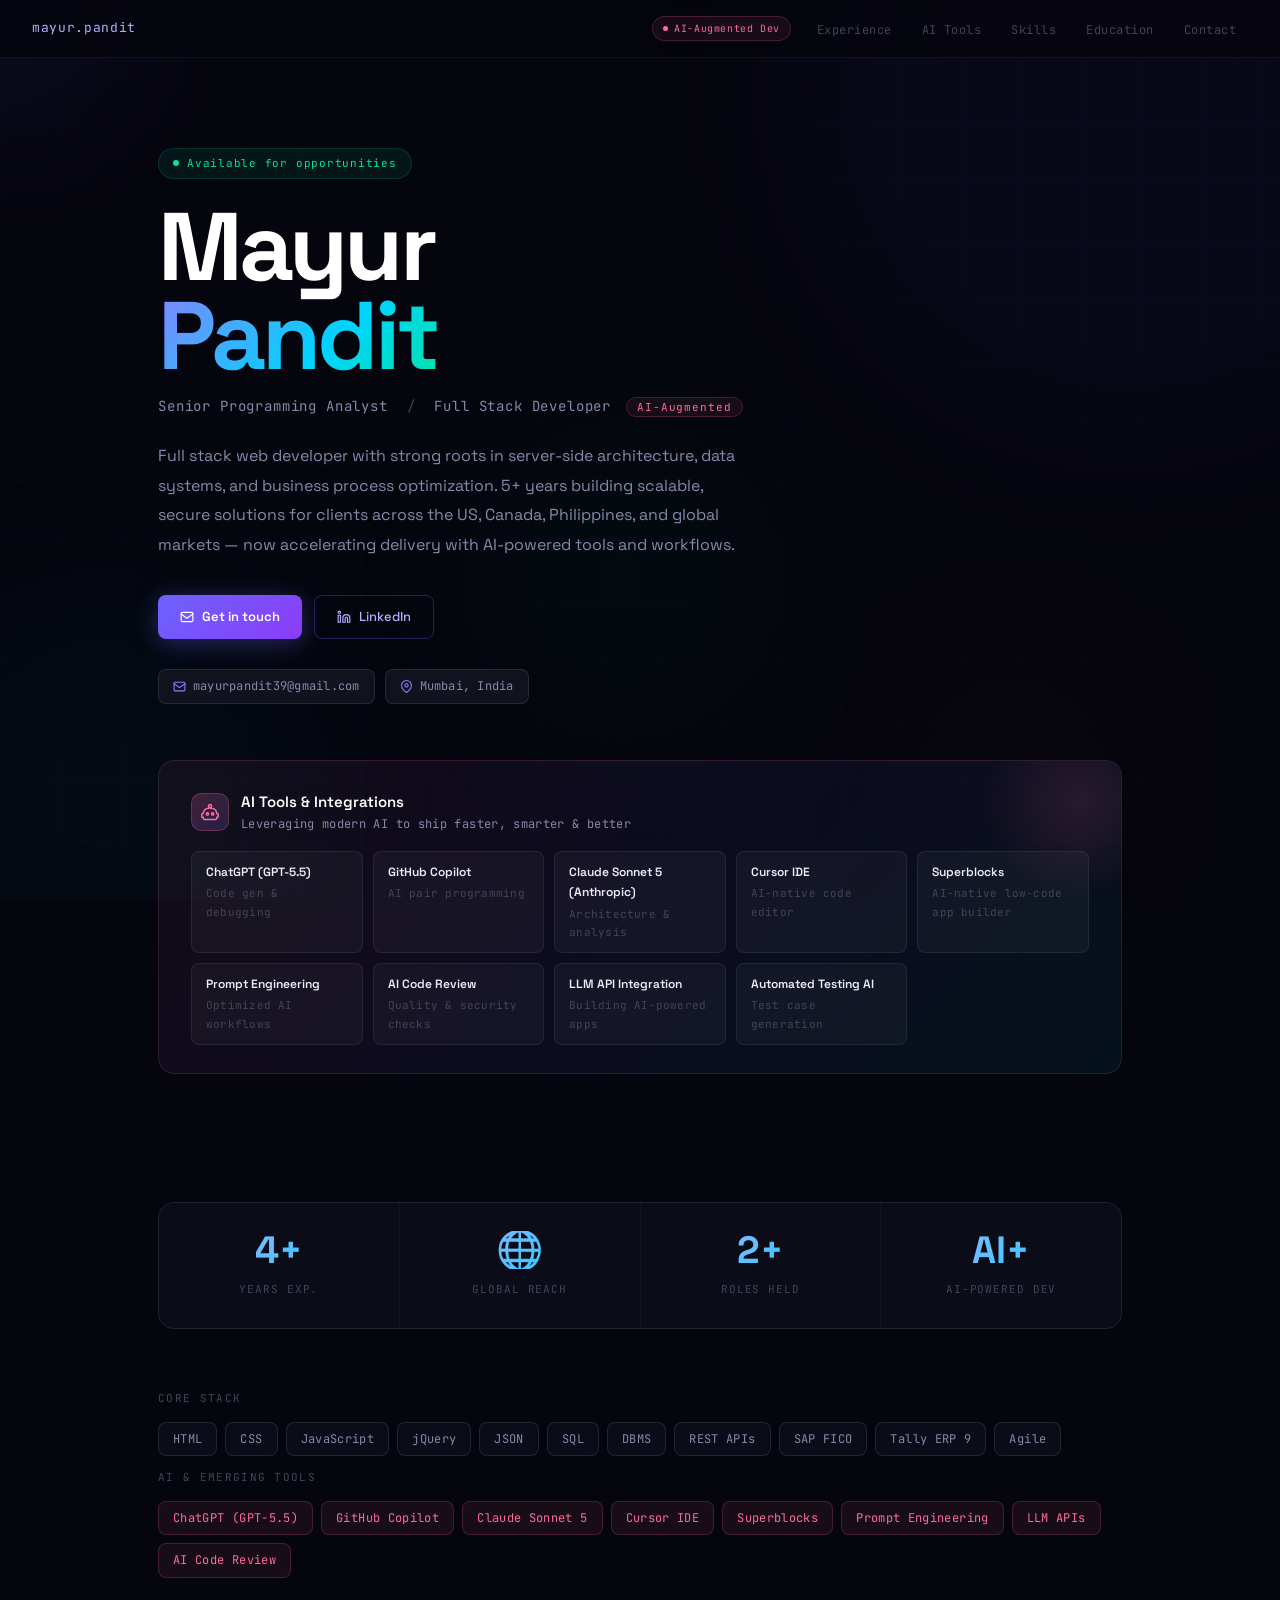
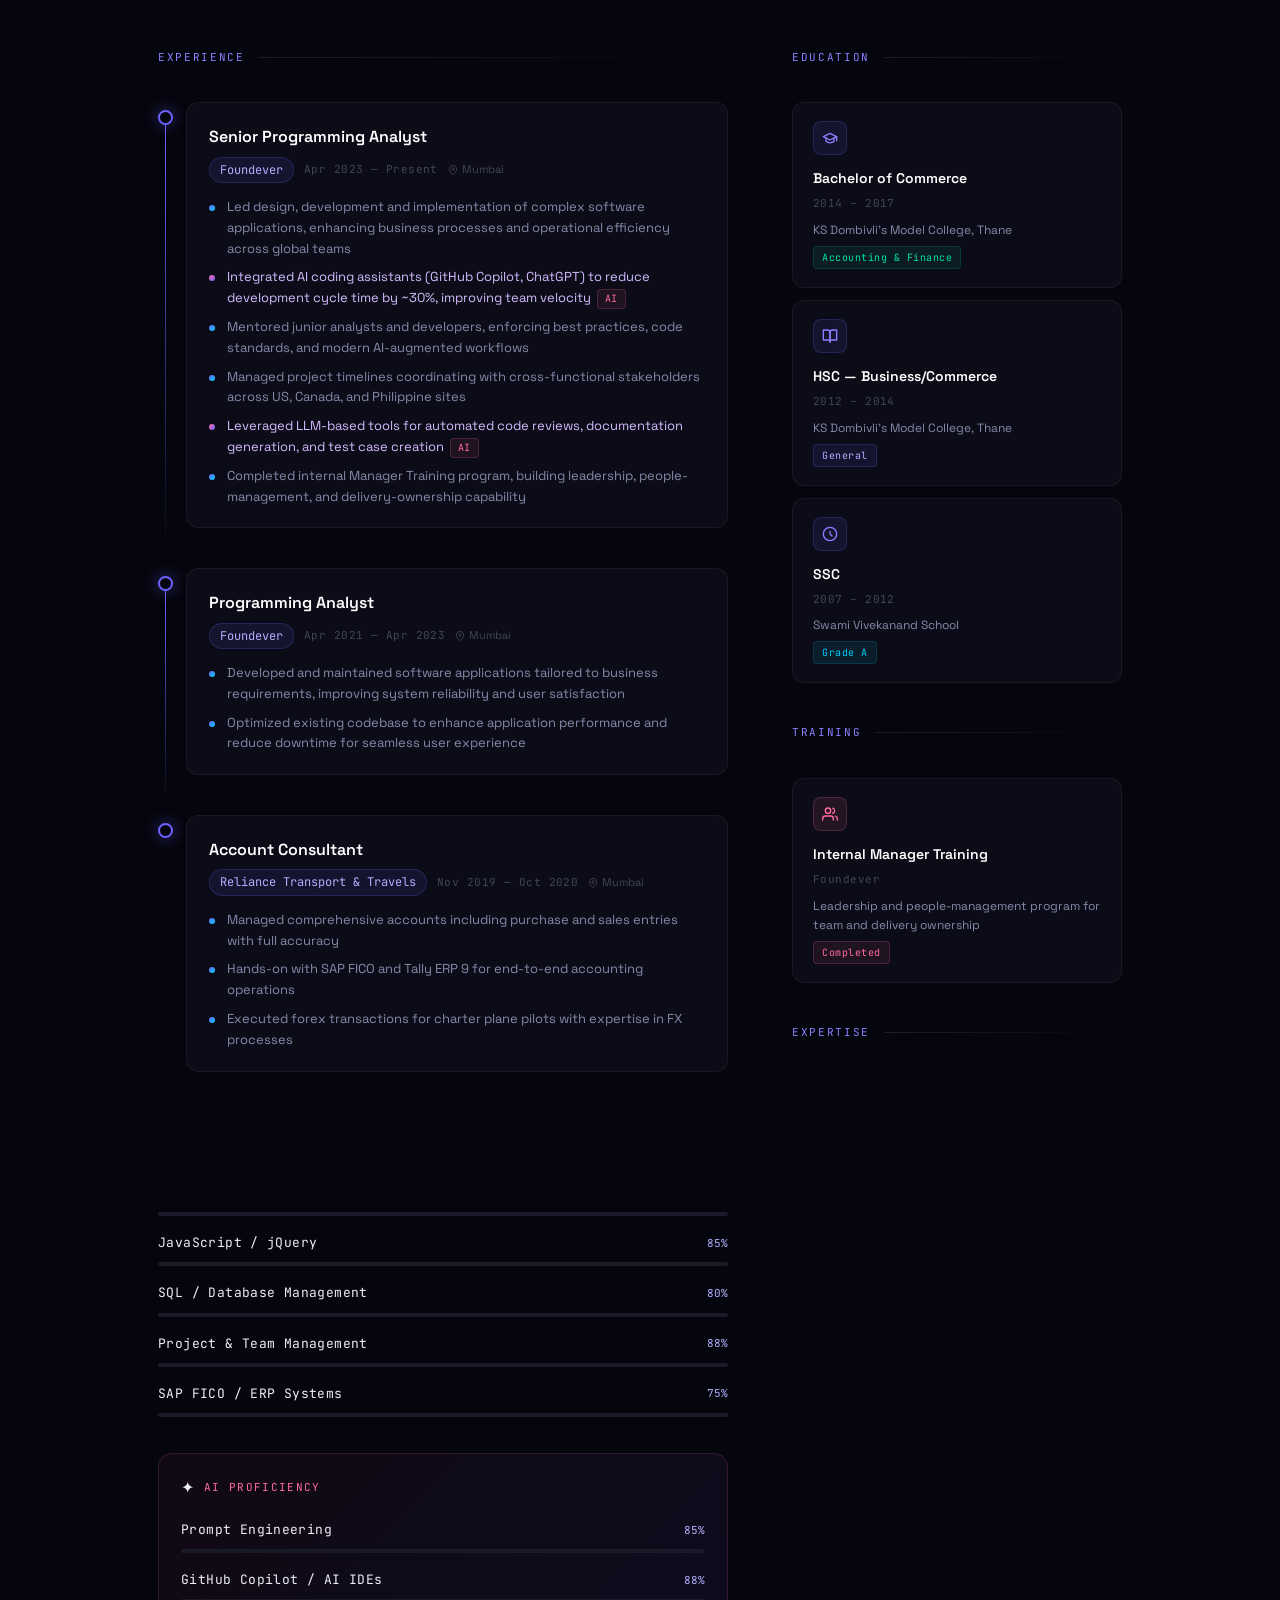
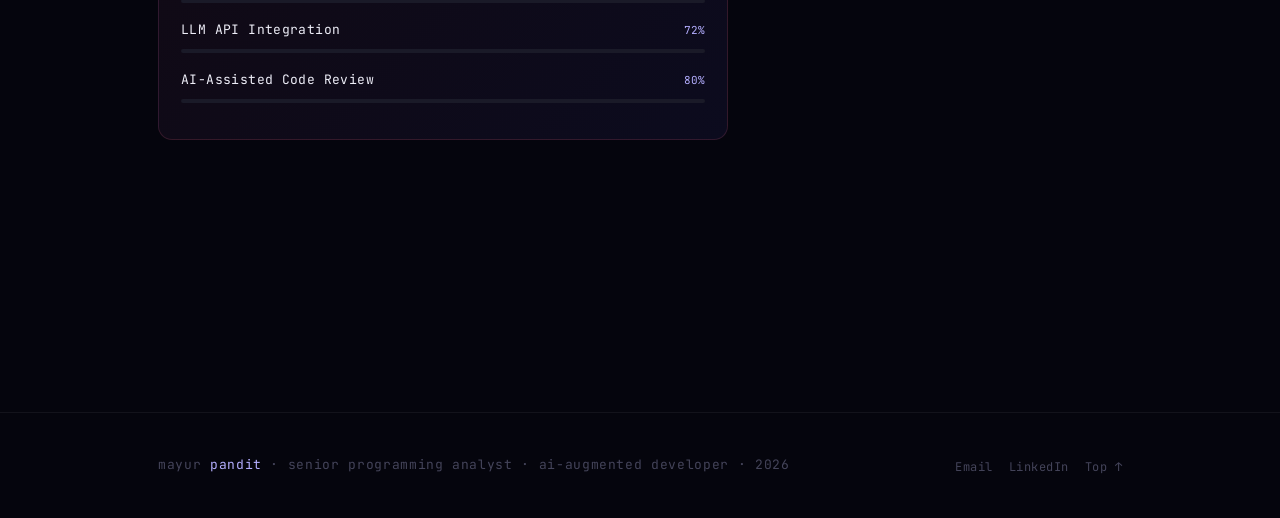
<file: index.html>
<!DOCTYPE html>
<html lang="en">
<head>
<meta charset="UTF-8">
<meta name="viewport" content="width=device-width, initial-scale=1.0">
<title>Mayur Pandit — Senior Programming Analyst & AI-Augmented Developer</title>
<link href="https://fonts.googleapis.com/css2?family=Space+Grotesk:wght@300;400;500;600;700&family=JetBrains+Mono:wght@400;500&display=swap" rel="stylesheet">
<style>
*,*::before,*::after{box-sizing:border-box;margin:0;padding:0}
:root{
  --bg:#05050d;--bg2:#0c0c18;--bg3:#12121f;--bg4:#1a1a28;
  --border:rgba(255,255,255,0.06);--border2:rgba(255,255,255,0.1);--border3:rgba(255,255,255,0.16);
  --a1:#6c63ff;--a2:#8b7fff;--a3:#b4aeff;--a4:#e0dcff;
  --cyan:#00d4ff;--cyan2:rgba(0,212,255,0.08);
  --green:#00e5a0;--green2:rgba(0,229,160,0.08);
  --pink:#ff6b9d;--pink2:rgba(255,107,157,0.08);
  --amber:#ffb347;--amber2:rgba(255,179,71,0.08);
  --text:#eeeef8;--text2:#8888aa;--text3:#44445a;
  --mono:'JetBrains Mono',monospace;--sans:'Space Grotesk',sans-serif;
}
html{scroll-behavior:smooth}
body{background:var(--bg);color:var(--text);font-family:var(--sans);font-size:15px;line-height:1.7;overflow-x:hidden}

/* ── CURSOR GLOW ── */
#cursor-glow{position:fixed;width:500px;height:500px;border-radius:50%;background:radial-gradient(circle,rgba(108,99,255,0.07) 0%,transparent 70%);pointer-events:none;transform:translate(-50%,-50%);z-index:0;transition:left 0.08s,top 0.08s}

/* ── BG ORBS ── */
.bg-layer{position:fixed;inset:0;pointer-events:none;z-index:0;overflow:hidden}
.bg-orb{position:absolute;border-radius:50%;filter:blur(90px);opacity:0.55;animation:orb-float 14s ease-in-out infinite}
.bg-orb:nth-child(1){width:700px;height:700px;background:rgba(108,99,255,0.09);top:-250px;right:-200px;animation-delay:0s}
.bg-orb:nth-child(2){width:450px;height:450px;background:rgba(0,212,255,0.06);bottom:-120px;left:-120px;animation-delay:-6s}
.bg-orb:nth-child(3){width:350px;height:350px;background:rgba(0,229,160,0.05);top:45%;left:35%;animation-delay:-10s}
.bg-orb:nth-child(4){width:280px;height:280px;background:rgba(255,107,157,0.04);top:70%;right:10%;animation-delay:-4s}
@keyframes orb-float{0%,100%{transform:translate(0,0) scale(1)}33%{transform:translate(30px,-50px) scale(1.06)}66%{transform:translate(-25px,35px) scale(0.94)}}

.bg-grid{position:fixed;inset:0;background-image:linear-gradient(rgba(108,99,255,0.022) 1px,transparent 1px),linear-gradient(90deg,rgba(108,99,255,0.022) 1px,transparent 1px);background-size:60px 60px;pointer-events:none;z-index:0}

/* ── LAYOUT ── */
.wrap{max-width:1020px;margin:0 auto;padding:0 28px;position:relative;z-index:2}

/* ── NAV ── */
nav{position:fixed;top:0;left:0;right:0;z-index:100;padding:0 32px;backdrop-filter:blur(24px);-webkit-backdrop-filter:blur(24px);background:rgba(5,5,13,0.75);border-bottom:1px solid var(--border);height:58px;display:flex;align-items:center;justify-content:space-between;animation:slide-down 0.7s cubic-bezier(0.16,1,0.3,1) both}
@keyframes slide-down{from{transform:translateY(-100%);opacity:0}to{transform:translateY(0);opacity:1}}
.nav-logo{font-family:var(--mono);font-size:13px;color:var(--a3);letter-spacing:0.05em}
.nav-ai-badge{display:inline-flex;align-items:center;gap:6px;font-family:var(--mono);font-size:10px;color:var(--pink);background:var(--pink2);border:1px solid rgba(255,107,157,0.2);padding:3px 10px;border-radius:100px;letter-spacing:0.06em}
.nav-ai-badge::before{content:'';width:5px;height:5px;background:var(--pink);border-radius:50%;animation:blink 1.8s ease infinite}
.nav-links{display:flex;gap:6px;list-style:none}
.nav-links a{font-size:12px;font-family:var(--mono);color:var(--text3);text-decoration:none;padding:5px 12px;border-radius:6px;letter-spacing:0.04em;transition:all 0.2s}
.nav-links a:hover{color:var(--a3);background:rgba(108,99,255,0.08)}
.nav-right{display:flex;align-items:center;gap:14px}

/* ── HERO ── */
.hero{padding:148px 0 80px;position:relative}
.hero-eyebrow{display:inline-flex;align-items:center;gap:8px;font-family:var(--mono);font-size:11px;color:var(--green);background:var(--green2);border:1px solid rgba(0,229,160,0.15);padding:5px 14px;border-radius:100px;margin-bottom:24px;letter-spacing:0.07em;opacity:0;animation:fade-up 0.7s 0.3s cubic-bezier(0.16,1,0.3,1) forwards}
.hero-eyebrow::before{content:'';width:6px;height:6px;background:var(--green);border-radius:50%;animation:blink 2s ease infinite}
@keyframes blink{0%,100%{opacity:1;box-shadow:0 0 6px currentColor}50%{opacity:0.3;box-shadow:none}}

.hero-name{font-size:clamp(52px,8.5vw,96px);font-weight:700;line-height:0.93;letter-spacing:-0.04em;color:#fff;margin-bottom:14px;opacity:0;animation:fade-up 0.8s 0.45s cubic-bezier(0.16,1,0.3,1) forwards}
.hero-name .first{display:block}
.hero-name .last{background:linear-gradient(135deg,var(--a2) 0%,var(--cyan) 60%,var(--green) 100%);-webkit-background-clip:text;-webkit-text-fill-color:transparent;background-clip:text;animation:gradient-shift 4s ease infinite alternate}
@keyframes gradient-shift{0%{filter:hue-rotate(0deg)}100%{filter:hue-rotate(30deg)}}

.hero-role{font-family:var(--mono);font-size:clamp(12px,1.8vw,14px);color:var(--text2);letter-spacing:0.06em;margin-bottom:22px;opacity:0;animation:fade-up 0.8s 0.6s cubic-bezier(0.16,1,0.3,1) forwards}
.hero-role .sep{color:var(--text3);margin:0 10px}
.hero-role .ai-tag{color:var(--pink);background:var(--pink2);border:1px solid rgba(255,107,157,0.2);padding:2px 10px;border-radius:100px;font-size:11px;letter-spacing:0.08em;margin-left:6px}

.hero-summary{font-size:16px;color:var(--text2);max-width:580px;line-height:1.85;margin-bottom:36px;opacity:0;animation:fade-up 0.8s 0.72s cubic-bezier(0.16,1,0.3,1) forwards}

.hero-cta{display:flex;gap:12px;flex-wrap:wrap;opacity:0;animation:fade-up 0.8s 0.84s cubic-bezier(0.16,1,0.3,1) forwards}
.btn-primary{display:inline-flex;align-items:center;gap:8px;background:linear-gradient(135deg,var(--a1),#8b3cf7);color:#fff;font-size:13px;font-weight:600;padding:10px 22px;border-radius:8px;text-decoration:none;border:none;cursor:pointer;font-family:var(--sans);transition:all 0.25s;box-shadow:0 4px 24px rgba(108,99,255,0.35)}
.btn-primary:hover{transform:translateY(-2px);box-shadow:0 8px 32px rgba(108,99,255,0.5)}
.btn-outline{display:inline-flex;align-items:center;gap:8px;background:transparent;color:var(--a3);font-size:13px;font-weight:500;padding:10px 22px;border-radius:8px;text-decoration:none;border:1px solid rgba(108,99,255,0.3);font-family:var(--sans);cursor:pointer;transition:all 0.25s}
.btn-outline:hover{background:rgba(108,99,255,0.08);border-color:rgba(108,99,255,0.5);transform:translateY(-2px)}

.contact-row{display:flex;gap:10px;flex-wrap:wrap;margin-top:30px;opacity:0;animation:fade-up 0.8s 0.95s cubic-bezier(0.16,1,0.3,1) forwards}
.chip{display:inline-flex;align-items:center;gap:7px;background:var(--bg3);border:1px solid var(--border2);color:var(--text2);font-size:12px;font-family:var(--mono);padding:6px 14px;border-radius:8px;text-decoration:none;transition:all 0.2s;letter-spacing:0.02em}
.chip:hover{background:var(--bg4);border-color:var(--border3);color:var(--text);transform:translateY(-1px)}
.chip svg{width:13px;height:13px;stroke:var(--a2);fill:none;stroke-width:2;stroke-linecap:round;stroke-linejoin:round;flex-shrink:0}

/* ── AI BANNER ── */
.ai-banner{
  margin:56px 0 0;
  background:linear-gradient(135deg,rgba(255,107,157,0.06) 0%,rgba(108,99,255,0.08) 50%,rgba(0,212,255,0.06) 100%);
  border:1px solid rgba(255,107,157,0.15);
  border-radius:16px;
  padding:28px 32px;
  position:relative;overflow:hidden;
  opacity:0;animation:fade-up 0.8s 1.1s cubic-bezier(0.16,1,0.3,1) forwards;
}
.ai-banner::before{content:'';position:absolute;top:-60px;right:-60px;width:200px;height:200px;background:radial-gradient(circle,rgba(255,107,157,0.12) 0%,transparent 70%);pointer-events:none}
.ai-banner-top{display:flex;align-items:center;gap:12px;margin-bottom:16px}
.ai-banner-icon{width:38px;height:38px;border-radius:10px;background:linear-gradient(135deg,rgba(255,107,157,0.2),rgba(108,99,255,0.2));border:1px solid rgba(255,107,157,0.25);display:flex;align-items:center;justify-content:center;flex-shrink:0}
.ai-banner-icon svg{width:18px;height:18px;stroke:var(--pink);fill:none;stroke-width:2;stroke-linecap:round;stroke-linejoin:round}
.ai-banner-title{font-size:15px;font-weight:600;color:#fff}
.ai-banner-sub{font-size:12px;color:var(--text2);font-family:var(--mono);letter-spacing:0.03em}
.ai-tools-grid{display:grid;grid-template-columns:repeat(auto-fill,minmax(150px,1fr));gap:10px}
.ai-tool{background:rgba(255,255,255,0.04);border:1px solid rgba(255,255,255,0.07);border-radius:8px;padding:10px 14px;transition:all 0.2s;cursor:default}
.ai-tool:hover{background:rgba(255,107,157,0.06);border-color:rgba(255,107,157,0.2);transform:translateY(-2px)}
.ai-tool-name{font-size:12px;font-weight:600;color:var(--text);margin-bottom:2px}
.ai-tool-use{font-size:11px;color:var(--text3);font-family:var(--mono);letter-spacing:0.02em}

/* ── STATS ── */
.stats-grid{display:grid;grid-template-columns:repeat(4,1fr);gap:1px;background:var(--border);border:1px solid var(--border);border-radius:16px;overflow:hidden;margin:48px 0 60px}
.stat{background:var(--bg2);padding:28px 20px;text-align:center;position:relative;overflow:hidden;transition:background 0.3s}
.stat:hover{background:var(--bg3)}
.stat::before{content:'';position:absolute;inset:0;background:linear-gradient(135deg,rgba(108,99,255,0.04),transparent);opacity:0;transition:opacity 0.3s}
.stat:hover::before{opacity:1}
.stat-n{font-family:var(--sans);font-size:38px;font-weight:700;background:linear-gradient(135deg,var(--a3),var(--cyan));-webkit-background-clip:text;-webkit-text-fill-color:transparent;background-clip:text;line-height:1;margin-bottom:6px;display:block}
.stat-l{font-size:11px;color:var(--text3);font-family:var(--mono);letter-spacing:0.08em;text-transform:uppercase}

/* ── TECH PILLS ── */
.pills-section{margin-bottom:70px}
.pills-label{font-family:var(--mono);font-size:11px;color:var(--text3);letter-spacing:0.12em;text-transform:uppercase;margin-bottom:14px}
.pills-wrap{display:flex;flex-wrap:wrap;gap:8px}
.pill{font-size:12px;font-family:var(--mono);color:var(--text2);background:var(--bg2);border:1px solid var(--border2);padding:6px 14px;border-radius:8px;letter-spacing:0.03em;cursor:default;transition:all 0.2s}
.pill:hover{color:var(--a4);background:rgba(108,99,255,0.08);border-color:rgba(108,99,255,0.3);transform:translateY(-2px)}
.pill.ai{color:var(--pink);background:var(--pink2);border-color:rgba(255,107,157,0.2)}
.pill.ai:hover{background:rgba(255,107,157,0.12);border-color:rgba(255,107,157,0.35);color:#ffb3d0;transform:translateY(-2px)}

/* ── SECTION GRID ── */
.section-wrap{display:grid;grid-template-columns:1fr 330px;gap:64px;align-items:start}
.section-head{display:flex;align-items:center;gap:14px;margin-bottom:36px}
.section-head-label{font-family:var(--mono);font-size:11px;color:var(--a2);letter-spacing:0.15em;text-transform:uppercase;white-space:nowrap}
.section-head-line{height:1px;flex:1;background:linear-gradient(to right,var(--border2),transparent)}

/* ── TIMELINE ── */
.tl-item{position:relative;padding-left:28px;margin-bottom:40px;opacity:0;transform:translateX(-16px);transition:opacity 0.6s,transform 0.6s}
.tl-item.visible{opacity:1;transform:translateX(0)}
.tl-line{position:absolute;left:7px;top:20px;bottom:-32px;width:1px;background:linear-gradient(to bottom,var(--a1) 0%,transparent 100%)}
.tl-item:last-child .tl-line{display:none}
.tl-dot{position:absolute;left:0;top:8px;width:15px;height:15px;border-radius:50%;background:var(--bg);border:2px solid var(--a1);box-shadow:0 0 16px rgba(108,99,255,0.5);transition:all 0.3s}
.tl-item:hover .tl-dot{background:var(--a1);box-shadow:0 0 24px rgba(108,99,255,0.8);transform:scale(1.2)}
.tl-card{background:var(--bg2);border:1px solid var(--border);border-radius:12px;padding:20px 22px;transition:all 0.3s;position:relative;overflow:hidden}
.tl-card::before{content:'';position:absolute;left:0;top:0;bottom:0;width:3px;background:linear-gradient(to bottom,var(--a1),var(--cyan));opacity:0;transition:opacity 0.3s;border-radius:0 2px 2px 0}
.tl-item:hover .tl-card{border-color:var(--border2);transform:translateX(4px);background:var(--bg3)}
.tl-item:hover .tl-card::before{opacity:1}
.tl-role{font-size:16px;font-weight:600;color:#fff;margin-bottom:6px}
.tl-meta{display:flex;align-items:center;gap:10px;flex-wrap:wrap;margin-bottom:14px}
.tl-company{font-size:12px;color:var(--a3);background:rgba(108,99,255,0.1);border:1px solid rgba(108,99,255,0.2);padding:2px 10px;border-radius:100px;font-family:var(--mono)}
.tl-period{font-size:11px;color:var(--text3);font-family:var(--mono);letter-spacing:0.04em}
.tl-loc{font-size:11px;color:var(--text3);display:flex;align-items:center;gap:4px}
.tl-bullets{list-style:none;display:flex;flex-direction:column;gap:8px}
.tl-bullets li{font-size:13px;color:var(--text2);padding-left:18px;position:relative;line-height:1.6}
.tl-bullets li::before{content:'';position:absolute;left:0;top:8px;width:6px;height:6px;border-radius:50%;background:linear-gradient(135deg,var(--a1),var(--cyan))}
.tl-bullets li.ai-bullet{color:#d4bcff}
.tl-bullets li.ai-bullet::before{background:linear-gradient(135deg,var(--pink),var(--a1))}
.ai-bullet-tag{display:inline-block;font-size:10px;font-family:var(--mono);color:var(--pink);background:var(--pink2);border:1px solid rgba(255,107,157,0.2);padding:1px 7px;border-radius:4px;margin-left:6px;letter-spacing:0.04em;vertical-align:middle}

/* ── SKILL BARS ── */
.skill-row{display:flex;align-items:center;justify-content:space-between;margin-bottom:8px;opacity:0;transform:translateY(8px);transition:opacity 0.5s,transform 0.5s}
.skill-row.visible{opacity:1;transform:translateY(0)}
.skill-name{font-size:13px;color:var(--text);font-family:var(--mono);letter-spacing:0.03em}
.skill-pct{font-size:11px;color:var(--a3);font-family:var(--mono)}
.skill-track{height:4px;background:var(--bg4);border-radius:100px;margin-bottom:16px;overflow:hidden}
.skill-fill{height:100%;border-radius:100px;background:linear-gradient(to right,var(--a1),var(--cyan));width:0%;transition:width 1.3s cubic-bezier(0.16,1,0.3,1)}
.skill-fill.ai-fill{background:linear-gradient(to right,var(--pink),var(--a1))}

/* ── AI SKILLS BOX ── */
.ai-skills-box{background:linear-gradient(135deg,rgba(255,107,157,0.05),rgba(108,99,255,0.07));border:1px solid rgba(255,107,157,0.15);border-radius:14px;padding:20px 22px;margin-top:36px}
.ai-skills-box-title{display:flex;align-items:center;gap:10px;margin-bottom:18px}
.ai-spark{font-size:16px}
.ai-skills-box-label{font-family:var(--mono);font-size:11px;color:var(--pink);letter-spacing:0.12em;text-transform:uppercase}

/* ── SIDE CARDS ── */
.s-card{background:var(--bg2);border:1px solid var(--border);border-radius:12px;padding:18px 20px;margin-bottom:12px;opacity:0;transform:translateY(10px);transition:opacity 0.5s,transform 0.5s,background 0.25s,border-color 0.25s}
.s-card.visible{opacity:1;transform:translateY(0)}
.s-card:hover{background:var(--bg3);border-color:var(--border2)}
.s-card-icon{width:34px;height:34px;border-radius:8px;background:rgba(108,99,255,0.1);border:1px solid rgba(108,99,255,0.2);display:flex;align-items:center;justify-content:center;margin-bottom:12px}
.s-card-icon svg{width:16px;height:16px;stroke:var(--a2);fill:none;stroke-width:2;stroke-linecap:round;stroke-linejoin:round}
.s-card-icon.pink-icon{background:rgba(255,107,157,0.1);border-color:rgba(255,107,157,0.2)}
.s-card-icon.pink-icon svg{stroke:var(--pink)}
.s-title{font-size:14px;font-weight:600;color:#fff;margin-bottom:3px}
.s-sub{font-size:11px;color:var(--text3);font-family:var(--mono);letter-spacing:0.04em;margin-bottom:8px}
.s-detail{font-size:12px;color:var(--text2);line-height:1.6}
.badge{display:inline-block;font-size:10px;font-family:var(--mono);padding:2px 8px;border-radius:4px;margin-top:6px;letter-spacing:0.05em}
.badge-green{color:var(--green);background:var(--green2);border:1px solid rgba(0,229,160,0.15)}
.badge-purple{color:var(--a3);background:rgba(108,99,255,0.1);border:1px solid rgba(108,99,255,0.2)}
.badge-cyan{color:var(--cyan);background:var(--cyan2);border:1px solid rgba(0,212,255,0.15)}
.badge-pink{color:var(--pink);background:var(--pink2);border:1px solid rgba(255,107,157,0.2)}

/* ── REVEAL ── */
.reveal{opacity:0;transform:translateY(24px);transition:opacity 0.7s cubic-bezier(0.16,1,0.3,1),transform 0.7s cubic-bezier(0.16,1,0.3,1)}
.reveal.visible{opacity:1;transform:translateY(0)}
@keyframes fade-up{from{opacity:0;transform:translateY(20px)}to{opacity:1;transform:translateY(0)}}

/* ── FOOTER ── */
footer{border-top:1px solid var(--border);padding:40px 0;margin-top:80px;position:relative;z-index:2}
.footer-inner{display:flex;align-items:center;justify-content:space-between;flex-wrap:wrap;gap:16px}
.footer-name{font-family:var(--mono);font-size:13px;color:var(--text3);letter-spacing:0.05em}
.footer-name span{color:var(--a3)}
.footer-links{display:flex;gap:16px;list-style:none}
.footer-links a{font-size:12px;font-family:var(--mono);color:var(--text3);text-decoration:none;letter-spacing:0.04em;transition:color 0.2s}
.footer-links a:hover{color:var(--a3)}

/* ── RESPONSIVE ── */
@media(max-width:800px){
  nav{padding:0 16px}
  .nav-links{display:none}
  .wrap{padding:0 18px}
  .hero{padding:108px 0 60px}
  .hero-name{font-size:clamp(42px,11vw,72px)}
  .stats-grid{grid-template-columns:repeat(2,1fr)}
  .section-wrap{grid-template-columns:1fr;gap:44px}
  .ai-tools-grid{grid-template-columns:repeat(2,1fr)}
}
@media(max-width:480px){
  .hero-name{font-size:clamp(36px,13vw,58px)}
  .stats-grid{grid-template-columns:1fr 1fr}
  .stat{padding:20px 14px}
  .stat-n{font-size:30px}
  .ai-banner{padding:20px 18px}
  .ai-tools-grid{grid-template-columns:1fr 1fr}
  footer .footer-inner{flex-direction:column;text-align:center}
  .nav-ai-badge{display:none}
}
</style>
</head>
<body>

<div id="cursor-glow"></div>
<div class="bg-layer">
  <div class="bg-orb"></div><div class="bg-orb"></div>
  <div class="bg-orb"></div><div class="bg-orb"></div>
</div>
<div class="bg-grid"></div>

<!-- NAV -->
<nav>
  <div class="nav-logo">mayur.pandit</div>
  <div class="nav-right">
    <div class="nav-ai-badge">AI-Augmented Dev</div>
    <ul class="nav-links">
      <li><a href="#experience">Experience</a></li>
      <li><a href="#ai-tools">AI Tools</a></li>
      <li><a href="#skills">Skills</a></li>
      <li><a href="#education">Education</a></li>
      <li><a href="mailto:mayurpandit39@gmail.com">Contact</a></li>
    </ul>
  </div>
</nav>

<div class="wrap">

  <!-- HERO -->
  <section class="hero">
    <div class="hero-eyebrow">Available for opportunities</div>
    <h1 class="hero-name">
      <span class="first">Mayur</span>
      <span class="last">Pandit</span>
    </h1>
    <div class="hero-role">
      Senior Programming Analyst
      <span class="sep">/</span>
      Full Stack Developer
      <span class="ai-tag">AI-Augmented</span>
    </div>
    <p class="hero-summary">Full stack web developer with strong roots in server-side architecture, data systems, and business process optimization. 5+ years building scalable, secure solutions for clients across the US, Canada, Philippines, and global markets — now accelerating delivery with AI-powered tools and workflows.</p>
    <div class="hero-cta">
      <a href="mailto:mayurpandit39@gmail.com" class="btn-primary">
        <svg width="14" height="14" viewBox="0 0 24 24" fill="none" stroke="currentColor" stroke-width="2" stroke-linecap="round" stroke-linejoin="round"><rect x="2" y="4" width="20" height="16" rx="2"/><path d="m22 7-10 7L2 7"/></svg>
        Get in touch
      </a>
      <a href="https://www.linkedin.com/in/mayur-pandit-871154185/" target="_blank" class="btn-outline">
        <svg width="14" height="14" viewBox="0 0 24 24" fill="none" stroke="currentColor" stroke-width="2" stroke-linecap="round" stroke-linejoin="round"><path d="M16 8a6 6 0 0 1 6 6v7h-4v-7a2 2 0 0 0-4 0v7h-4v-7a6 6 0 0 1 6-6z"/><rect x="2" y="9" width="4" height="12"/><circle cx="4" cy="4" r="2"/></svg>
        LinkedIn
      </a>
    </div>
    <div class="contact-row">
      <a href="mailto:mayurpandit39@gmail.com" class="chip">
        <svg viewBox="0 0 24 24"><rect x="2" y="4" width="20" height="16" rx="2"/><path d="m22 7-10 7L2 7"/></svg>
        mayurpandit39@gmail.com
      </a>
      <span class="chip">
        <svg viewBox="0 0 24 24"><path d="M21 10c0 7-9 13-9 13s-9-6-9-13a9 9 0 0 1 18 0z"/><circle cx="12" cy="10" r="3"/></svg>
        Mumbai, India
      </span>
    </div>

    <!-- AI BANNER -->
    <div class="ai-banner" id="ai-tools">
      <div class="ai-banner-top">
        <div class="ai-banner-icon">
          <svg viewBox="0 0 24 24"><path d="M12 2a2 2 0 0 1 2 2c0 .74-.4 1.39-1 1.73V7h1a7 7 0 0 1 7 7h1a1 1 0 0 1 1 1v3a1 1 0 0 1-1 1h-1v1a2 2 0 0 1-2 2H5a2 2 0 0 1-2-2v-1H2a1 1 0 0 1-1-1v-3a1 1 0 0 1 1-1h1a7 7 0 0 1 7-7h1V5.73c-.6-.34-1-.99-1-1.73a2 2 0 0 1 2-2z"/><circle cx="8.5" cy="14.5" r="1.5"/><circle cx="15.5" cy="14.5" r="1.5"/></svg>
        </div>
        <div>
          <div class="ai-banner-title">AI Tools & Integrations</div>
          <div class="ai-banner-sub">Leveraging modern AI to ship faster, smarter & better</div>
        </div>
      </div>
      <div class="ai-tools-grid">
        <div class="ai-tool">
          <div class="ai-tool-name">ChatGPT (GPT-5.5)</div>
          <div class="ai-tool-use">Code gen & debugging</div>
        </div>
        <div class="ai-tool">
          <div class="ai-tool-name">GitHub Copilot</div>
          <div class="ai-tool-use">AI pair programming</div>
        </div>
        <div class="ai-tool">
          <div class="ai-tool-name">Claude Sonnet 5 (Anthropic)</div>
          <div class="ai-tool-use">Architecture & analysis</div>
        </div>
        <div class="ai-tool">
          <div class="ai-tool-name">Cursor IDE</div>
          <div class="ai-tool-use">AI-native code editor</div>
        </div>
        <div class="ai-tool">
          <div class="ai-tool-name">Superblocks</div>
          <div class="ai-tool-use">AI-native low-code app builder</div>
        </div>
        <div class="ai-tool">
          <div class="ai-tool-name">Prompt Engineering</div>
          <div class="ai-tool-use">Optimized AI workflows</div>
        </div>
        <div class="ai-tool">
          <div class="ai-tool-name">AI Code Review</div>
          <div class="ai-tool-use">Quality & security checks</div>
        </div>
        <div class="ai-tool">
          <div class="ai-tool-name">LLM API Integration</div>
          <div class="ai-tool-use">Building AI-powered apps</div>
        </div>
        <div class="ai-tool">
          <div class="ai-tool-name">Automated Testing AI</div>
          <div class="ai-tool-use">Test case generation</div>
        </div>
      </div>
    </div>
  </section>

  <!-- STATS -->
  <div class="stats-grid reveal">
    <div class="stat">
      <span class="stat-n" data-count="5">0</span>
      <span class="stat-l">Years exp.</span>
    </div>
    <div class="stat">
      <span class="stat-n">🌐</span>
      <span class="stat-l">Global reach</span>
    </div>
    <div class="stat">
      <span class="stat-n" data-count="3">0</span>
      <span class="stat-l">Roles held</span>
    </div>
    <div class="stat">
      <span class="stat-n">AI+</span>
      <span class="stat-l">AI-powered dev</span>
    </div>
  </div>

  <!-- TECH PILLS -->
  <div class="pills-section reveal">
    <div class="pills-label">Core Stack</div>
    <div class="pills-wrap" style="margin-bottom:12px">
      <span class="pill">HTML</span>
      <span class="pill">CSS</span>
      <span class="pill">JavaScript</span>
      <span class="pill">jQuery</span>
      <span class="pill">JSON</span>
      <span class="pill">SQL</span>
      <span class="pill">DBMS</span>
      <span class="pill">REST APIs</span>
      <span class="pill">SAP FICO</span>
      <span class="pill">Tally ERP 9</span>
      <span class="pill">Agile</span>
    </div>
    <div class="pills-label">AI & Emerging Tools</div>
    <div class="pills-wrap">
      <span class="pill ai">ChatGPT (GPT-5.5)</span>
      <span class="pill ai">GitHub Copilot</span>
      <span class="pill ai">Claude Sonnet 5</span>
      <span class="pill ai">Cursor IDE</span>
      <span class="pill ai">Superblocks</span>
      <span class="pill ai">Prompt Engineering</span>
      <span class="pill ai">LLM APIs</span>
      <span class="pill ai">AI Code Review</span>
    </div>
  </div>

  <!-- EXPERIENCE + SIDEBAR -->
  <div class="section-wrap" id="experience">

    <!-- LEFT -->
    <div>
      <div class="section-head reveal">
        <div class="section-head-label">Experience</div>
        <div class="section-head-line"></div>
      </div>

      <div class="timeline">

        <div class="tl-item">
          <div class="tl-line"></div><div class="tl-dot"></div>
          <div class="tl-card">
            <div class="tl-role">Senior Programming Analyst</div>
            <div class="tl-meta">
              <span class="tl-company">Foundever</span>
              <span class="tl-period">Apr 2023 — Present</span>
              <span class="tl-loc"><svg width="10" height="10" viewBox="0 0 24 24" fill="none" stroke="currentColor" stroke-width="2"><path d="M21 10c0 7-9 13-9 13s-9-6-9-13a9 9 0 0 1 18 0z"/><circle cx="12" cy="10" r="3"/></svg>Mumbai</span>
            </div>
            <ul class="tl-bullets">
              <li>Led design, development and implementation of complex software applications, enhancing business processes and operational efficiency across global teams</li>
              <li class="ai-bullet">Integrated AI coding assistants (GitHub Copilot, ChatGPT) to reduce development cycle time by ~30%, improving team velocity<span class="ai-bullet-tag">AI</span></li>
              <li>Mentored junior analysts and developers, enforcing best practices, code standards, and modern AI-augmented workflows</li>
              <li>Managed project timelines coordinating with cross-functional stakeholders across US, Canada, and Philippine sites</li>
              <li class="ai-bullet">Leveraged LLM-based tools for automated code reviews, documentation generation, and test case creation<span class="ai-bullet-tag">AI</span></li>
              <li>Completed internal Manager Training program, building leadership, people-management, and delivery-ownership capability</li>
            </ul>
          </div>
        </div>

        <div class="tl-item">
          <div class="tl-line"></div><div class="tl-dot"></div>
          <div class="tl-card">
            <div class="tl-role">Programming Analyst</div>
            <div class="tl-meta">
              <span class="tl-company">Foundever</span>
              <span class="tl-period">Apr 2021 — Apr 2023</span>
              <span class="tl-loc"><svg width="10" height="10" viewBox="0 0 24 24" fill="none" stroke="currentColor" stroke-width="2"><path d="M21 10c0 7-9 13-9 13s-9-6-9-13a9 9 0 0 1 18 0z"/><circle cx="12" cy="10" r="3"/></svg>Mumbai</span>
            </div>
            <ul class="tl-bullets">
              <li>Developed and maintained software applications tailored to business requirements, improving system reliability and user satisfaction</li>
              <li>Optimized existing codebase to enhance application performance and reduce downtime for seamless user experience</li>
            </ul>
          </div>
        </div>

        <div class="tl-item">
          <div class="tl-dot"></div>
          <div class="tl-card">
            <div class="tl-role">Account Consultant</div>
            <div class="tl-meta">
              <span class="tl-company">Reliance Transport & Travels</span>
              <span class="tl-period">Nov 2019 — Oct 2020</span>
              <span class="tl-loc"><svg width="10" height="10" viewBox="0 0 24 24" fill="none" stroke="currentColor" stroke-width="2"><path d="M21 10c0 7-9 13-9 13s-9-6-9-13a9 9 0 0 1 18 0z"/><circle cx="12" cy="10" r="3"/></svg>Mumbai</span>
            </div>
            <ul class="tl-bullets">
              <li>Managed comprehensive accounts including purchase and sales entries with full accuracy</li>
              <li>Hands-on with SAP FICO and Tally ERP 9 for end-to-end accounting operations</li>
              <li>Executed forex transactions for charter plane pilots with expertise in FX processes</li>
            </ul>
          </div>
        </div>

      </div>

      <!-- SKILL BARS -->
      <div id="skills" style="margin-top:56px">
        <div class="section-head reveal">
          <div class="section-head-label">Core Skills</div>
          <div class="section-head-line"></div>
        </div>

        <div class="skill-row"><span class="skill-name">Full Stack Development</span><span class="skill-pct">90%</span></div>
        <div class="skill-track"><div class="skill-fill" data-width="90"></div></div>

        <div class="skill-row"><span class="skill-name">JavaScript / jQuery</span><span class="skill-pct">85%</span></div>
        <div class="skill-track"><div class="skill-fill" data-width="85"></div></div>

        <div class="skill-row"><span class="skill-name">SQL / Database Management</span><span class="skill-pct">80%</span></div>
        <div class="skill-track"><div class="skill-fill" data-width="80"></div></div>

        <div class="skill-row"><span class="skill-name">Project & Team Management</span><span class="skill-pct">88%</span></div>
        <div class="skill-track"><div class="skill-fill" data-width="88"></div></div>

        <div class="skill-row"><span class="skill-name">SAP FICO / ERP Systems</span><span class="skill-pct">75%</span></div>
        <div class="skill-track"><div class="skill-fill" data-width="75"></div></div>

        <div class="ai-skills-box">
          <div class="ai-skills-box-title">
            <span class="ai-spark">✦</span>
            <span class="ai-skills-box-label">AI Proficiency</span>
          </div>

          <div class="skill-row"><span class="skill-name">Prompt Engineering</span><span class="skill-pct">85%</span></div>
          <div class="skill-track"><div class="skill-fill ai-fill" data-width="85"></div></div>

          <div class="skill-row"><span class="skill-name">GitHub Copilot / AI IDEs</span><span class="skill-pct">88%</span></div>
          <div class="skill-track"><div class="skill-fill ai-fill" data-width="88"></div></div>

          <div class="skill-row"><span class="skill-name">LLM API Integration</span><span class="skill-pct">72%</span></div>
          <div class="skill-track"><div class="skill-fill ai-fill" data-width="72"></div></div>

          <div class="skill-row"><span class="skill-name">AI-Assisted Code Review</span><span class="skill-pct">80%</span></div>
          <div class="skill-track"><div class="skill-fill ai-fill" data-width="80"></div></div>
        </div>
      </div>

    </div>

    <!-- RIGHT SIDEBAR -->
    <div>

      <div id="education">
        <div class="section-head reveal">
          <div class="section-head-label">Education</div>
          <div class="section-head-line"></div>
        </div>
        <div class="s-card">
          <div class="s-card-icon"><svg viewBox="0 0 24 24"><path d="M22 10v6M2 10l10-5 10 5-10 5z"/><path d="M6 12v5c3 3 9 3 12 0v-5"/></svg></div>
          <div class="s-title">Bachelor of Commerce</div>
          <div class="s-sub">2014 – 2017</div>
          <div class="s-detail">KS Dombivli's Model College, Thane</div>
          <span class="badge badge-green">Accounting & Finance</span>
        </div>
        <div class="s-card">
          <div class="s-card-icon"><svg viewBox="0 0 24 24"><path d="M2 3h6a4 4 0 0 1 4 4v14a3 3 0 0 0-3-3H2z"/><path d="M22 3h-6a4 4 0 0 0-4 4v14a3 3 0 0 1 3-3h7z"/></svg></div>
          <div class="s-title">HSC — Business/Commerce</div>
          <div class="s-sub">2012 – 2014</div>
          <div class="s-detail">KS Dombivli's Model College, Thane</div>
          <span class="badge badge-purple">General</span>
        </div>
        <div class="s-card">
          <div class="s-card-icon"><svg viewBox="0 0 24 24"><circle cx="12" cy="12" r="10"/><path d="M12 8v4l3 3"/></svg></div>
          <div class="s-title">SSC</div>
          <div class="s-sub">2007 – 2012</div>
          <div class="s-detail">Swami Vivekanand School</div>
          <span class="badge badge-cyan">Grade A</span>
        </div>
      </div>

      <div style="margin-top:40px">
        <div class="section-head reveal">
          <div class="section-head-label">Training</div>
          <div class="section-head-line"></div>
        </div>
        <div class="s-card">
          <div class="s-card-icon pink-icon"><svg viewBox="0 0 24 24"><path d="M17 21v-2a4 4 0 0 0-4-4H5a4 4 0 0 0-4 4v2"/><circle cx="9" cy="7" r="4"/><path d="M23 21v-2a4 4 0 0 0-3-3.87"/><path d="M16 3.13a4 4 0 0 1 0 7.75"/></svg></div>
          <div class="s-title">Internal Manager Training</div>
          <div class="s-sub">Foundever</div>
          <div class="s-detail">Leadership and people-management program for team and delivery ownership</div>
          <span class="badge badge-pink">Completed</span>
        </div>
      </div>

      <div style="margin-top:40px">
        <div class="section-head reveal">
          <div class="section-head-label">Expertise</div>
          <div class="section-head-line"></div>
        </div>
        <div class="s-card">
          <div class="s-card-icon pink-icon"><svg viewBox="0 0 24 24"><path d="M12 2a2 2 0 0 1 2 2c0 .74-.4 1.39-1 1.73V7h1a7 7 0 0 1 7 7h1a1 1 0 0 1 1 1v3a1 1 0 0 1-1 1h-1v1a2 2 0 0 1-2 2H5a2 2 0 0 1-2-2v-1H2a1 1 0 0 1-1-1v-3a1 1 0 0 1 1-1h1a7 7 0 0 1 7-7h1V5.73c-.6-.34-1-.99-1-1.73a2 2 0 0 1 2-2z"/><circle cx="8.5" cy="14.5" r="1.5"/><circle cx="15.5" cy="14.5" r="1.5"/></svg></div>
          <div class="s-title">AI-Augmented Development</div>
          <div class="s-detail">GitHub Copilot, ChatGPT (GPT-5.5), Claude Sonnet 5, Cursor, Superblocks — shipping faster with AI-native workflows</div>
          <span class="badge badge-pink">2024–Present</span>
        </div>
        <div class="s-card">
          <div class="s-card-icon"><svg viewBox="0 0 24 24"><polyline points="16 18 22 12 16 6"/><polyline points="8 6 2 12 8 18"/></svg></div>
          <div class="s-title">Full Stack Development</div>
          <div class="s-detail">HTML, CSS, jQuery, JSON, JavaScript — end-to-end web solutions</div>
        </div>
        <div class="s-card">
          <div class="s-card-icon"><svg viewBox="0 0 24 24"><ellipse cx="12" cy="5" rx="9" ry="3"/><path d="M21 12c0 1.66-4 3-9 3s-9-1.34-9-3"/><path d="M3 5v14c0 1.66 4 3 9 3s9-1.34 9-3V5"/></svg></div>
          <div class="s-title">Data & Databases</div>
          <div class="s-detail">DBMS, SQL, enterprise data analysis and reporting for global systems</div>
        </div>
        <div class="s-card">
          <div class="s-card-icon"><svg viewBox="0 0 24 24"><rect x="3" y="3" width="7" height="7"/><rect x="14" y="3" width="7" height="7"/><rect x="14" y="14" width="7" height="7"/><rect x="3" y="14" width="7" height="7"/></svg></div>
          <div class="s-title">Project Management</div>
          <div class="s-detail">Stakeholder coordination, delivery management, team mentorship</div>
        </div>
        <div class="s-card">
          <div class="s-card-icon"><svg viewBox="0 0 24 24"><line x1="12" y1="1" x2="12" y2="23"/><path d="M17 5H9.5a3.5 3.5 0 0 0 0 7h5a3.5 3.5 0 0 1 0 7H6"/></svg></div>
          <div class="s-title">Finance & ERP</div>
          <div class="s-detail">SAP FICO, Tally ERP 9, forex transactions and accounting</div>
        </div>
      </div>

    </div>
  </div>

</div><!-- /wrap -->

<footer>
  <div class="wrap">
    <div class="footer-inner">
      <div class="footer-name">mayur <span>pandit</span> · senior programming analyst · ai-augmented developer · 2026</div>
      <ul class="footer-links">
        <li><a href="mailto:mayurpandit39@gmail.com">Email</a></li>
        <li><a href="https://www.linkedin.com/in/mayurpandit-871154185" target="_blank">LinkedIn</a></li>
        <li><a href="#">Top ↑</a></li>
      </ul>
    </div>
  </div>
</footer>

<script>
const glow = document.getElementById('cursor-glow');
document.addEventListener('mousemove', e => {
  glow.style.left = e.clientX + 'px';
  glow.style.top = e.clientY + 'px';
});

const observer = new IntersectionObserver((entries) => {
  entries.forEach((entry, i) => {
    if (entry.isIntersecting) {
      setTimeout(() => {
        entry.target.classList.add('visible');
        entry.target.querySelectorAll('.skill-fill').forEach(bar => {
          bar.style.width = bar.dataset.width + '%';
        });
        entry.target.querySelectorAll('[data-count]').forEach(el => {
          const target = parseInt(el.dataset.count);
          let current = 0;
          const step = target / 40;
          const timer = setInterval(() => {
            current += step;
            if (current >= target) { current = target; clearInterval(timer); el.textContent = target + '+'; return; }
            el.textContent = Math.floor(current) + '+';
          }, 30);
        });
        observer.unobserve(entry.target);
      }, i * 70);
    }
  });
}, { threshold: 0.08, rootMargin: '0px 0px -40px 0px' });

document.querySelectorAll('.reveal, .tl-item, .skill-row, .s-card').forEach(el => observer.observe(el));

document.querySelectorAll('.tl-item').forEach((el, i) => { el.style.transitionDelay = (i * 0.13) + 's'; });
document.querySelectorAll('.skill-row').forEach((el, i) => { el.style.transitionDelay = (i * 0.07) + 's'; });
document.querySelectorAll('.s-card').forEach((el, i) => { el.style.transitionDelay = (i * 0.065) + 's'; });

document.querySelectorAll('a[href^="#"]').forEach(a => {
  a.addEventListener('click', e => {
    const id = a.getAttribute('href');
    if (id === '#') { e.preventDefault(); window.scrollTo({top:0,behavior:'smooth'}); return; }
    const el = document.querySelector(id);
    if (el) { e.preventDefault(); el.scrollIntoView({behavior:'smooth',block:'start'}); }
  });
});

window.addEventListener('scroll', () => {
  const y = window.scrollY;
  document.querySelectorAll('.bg-orb').forEach((orb, i) => {
    orb.style.transform = `translateY(${y * [0.08,0.05,0.12,0.06][i]}px)`;
  });
});
</script>
</body>
</html>
</file>
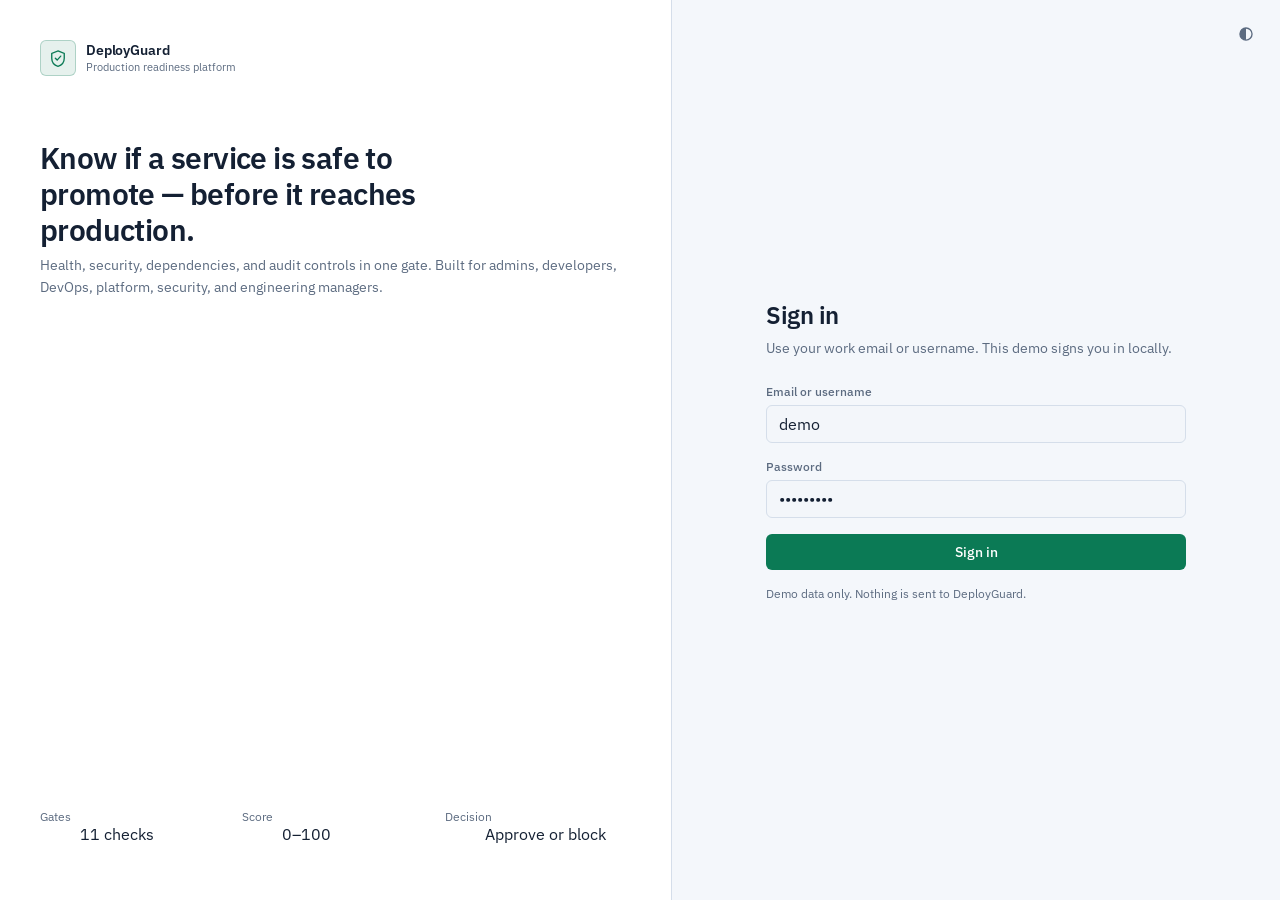
<file: deployguard-demo/index.html>
<!DOCTYPE html>
<html lang="en">
  <head>
    <meta charset="UTF-8" />
    <meta name="viewport" content="width=device-width, initial-scale=1" />
    <title>DeployGuard</title>
    <link rel="preconnect" href="https://fonts.googleapis.com" />
    <link rel="preconnect" href="https://fonts.gstatic.com" crossorigin />
    <link href="https://fonts.googleapis.com/css2?family=IBM+Plex+Sans:wght@400;500;600;700&family=IBM+Plex+Mono:wght@400;500&display=swap" rel="stylesheet" />
    <link rel="stylesheet" href="styles.css?v=10" />
    <script>
      ;(function () {
        try {
          var stored = localStorage.getItem('deployguard.demo.theme')
          var preference = stored === 'light' || stored === 'dark' || stored === 'system' ? stored : 'system'
          var dark = window.matchMedia('(prefers-color-scheme: dark)').matches
          var theme = preference === 'system' ? (dark ? 'dark' : 'light') : preference
          document.documentElement.setAttribute('data-theme', theme)
        } catch (error) {
          document.documentElement.setAttribute('data-theme', 'dark')
        }
      })()
    </script>
  </head>
  <body>
    <div id="app"></div>
    <script src="demo-data.js?v=7"></script>
    <script src="app.js?v=9"></script>
  </body>
</html>
</file>
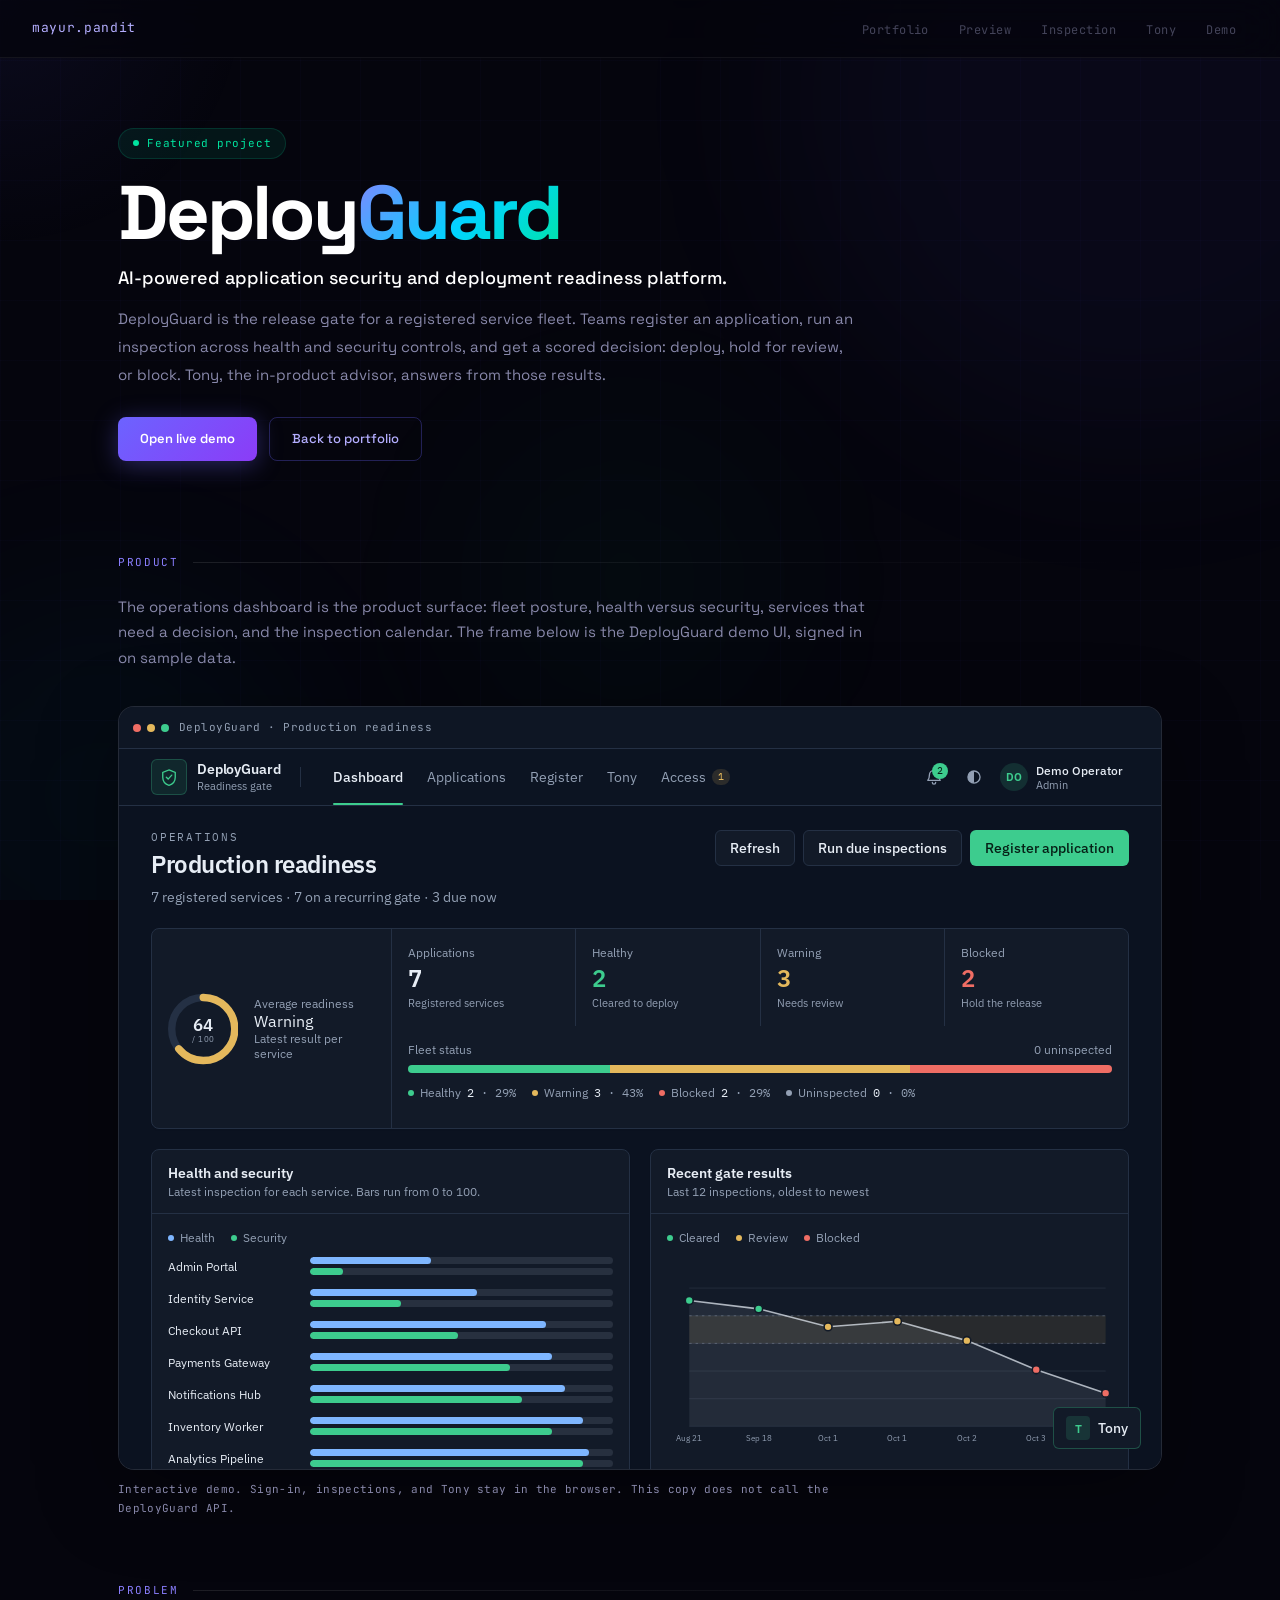
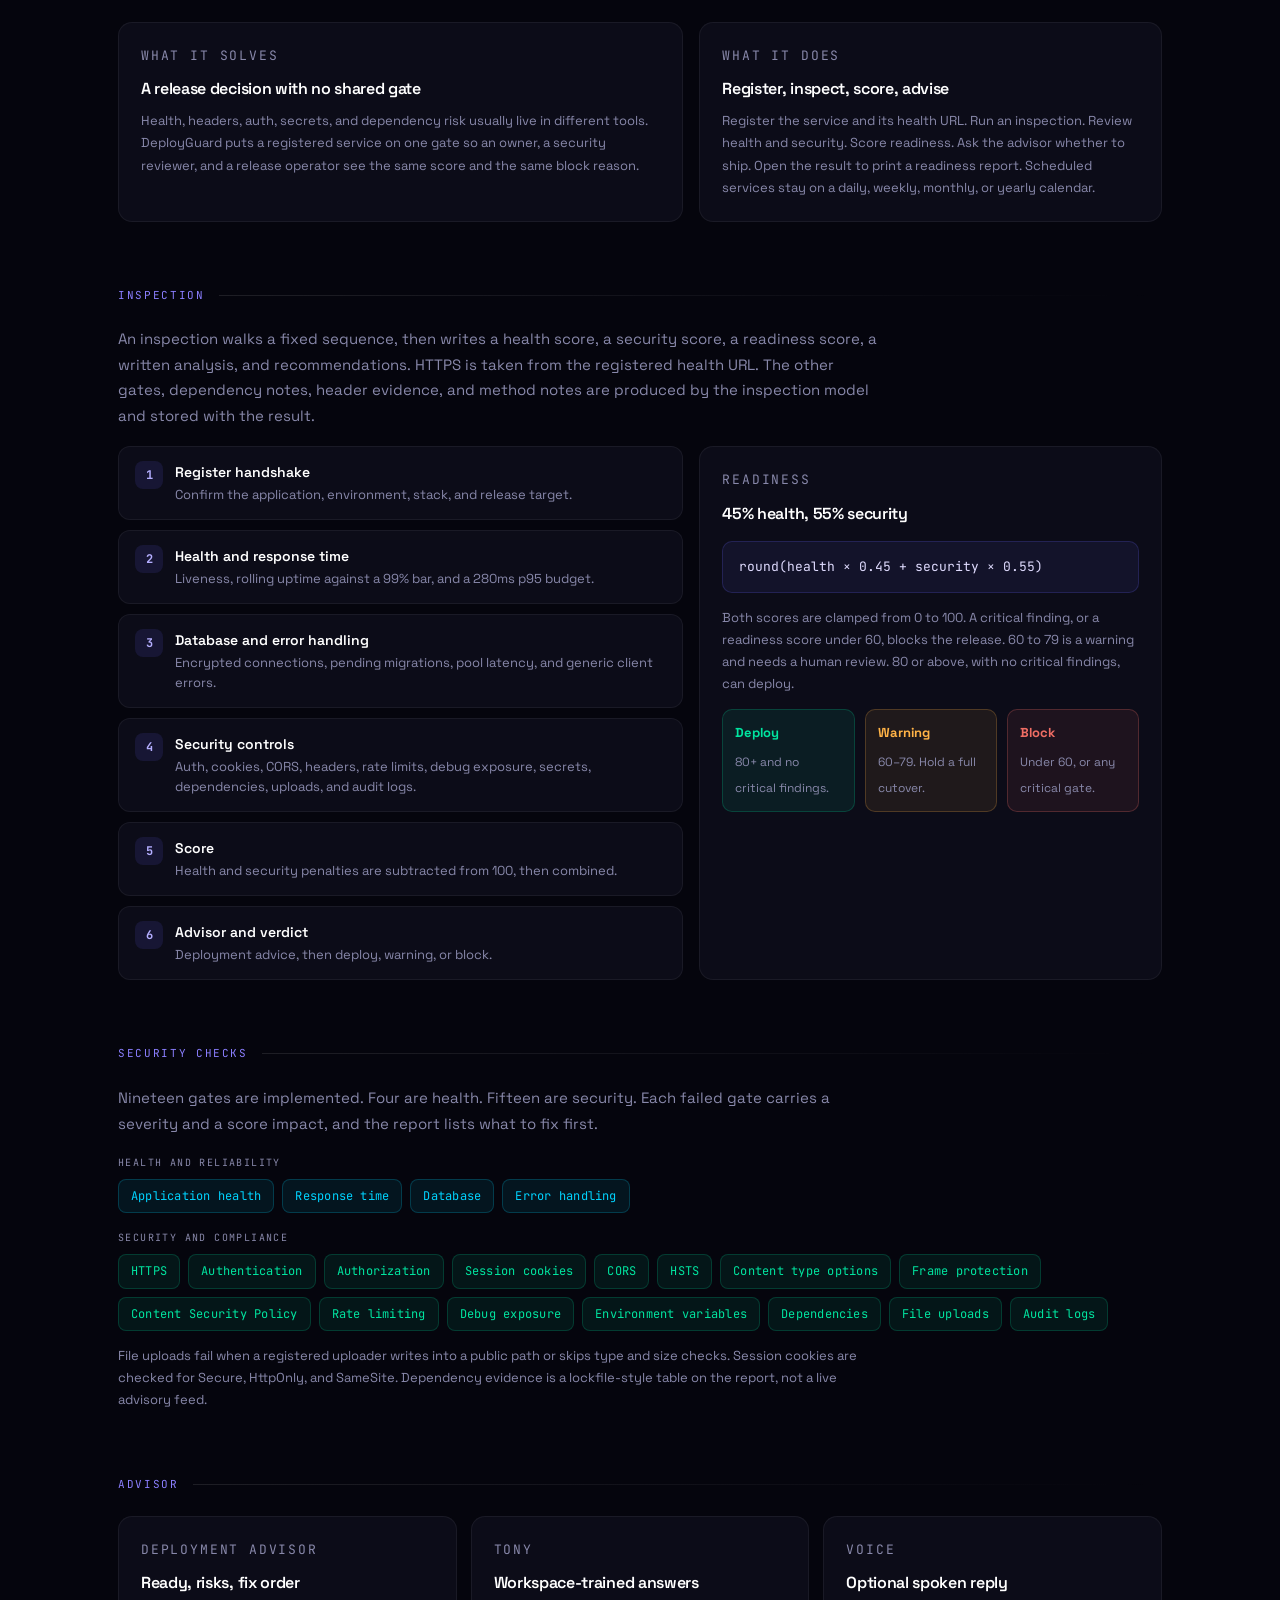
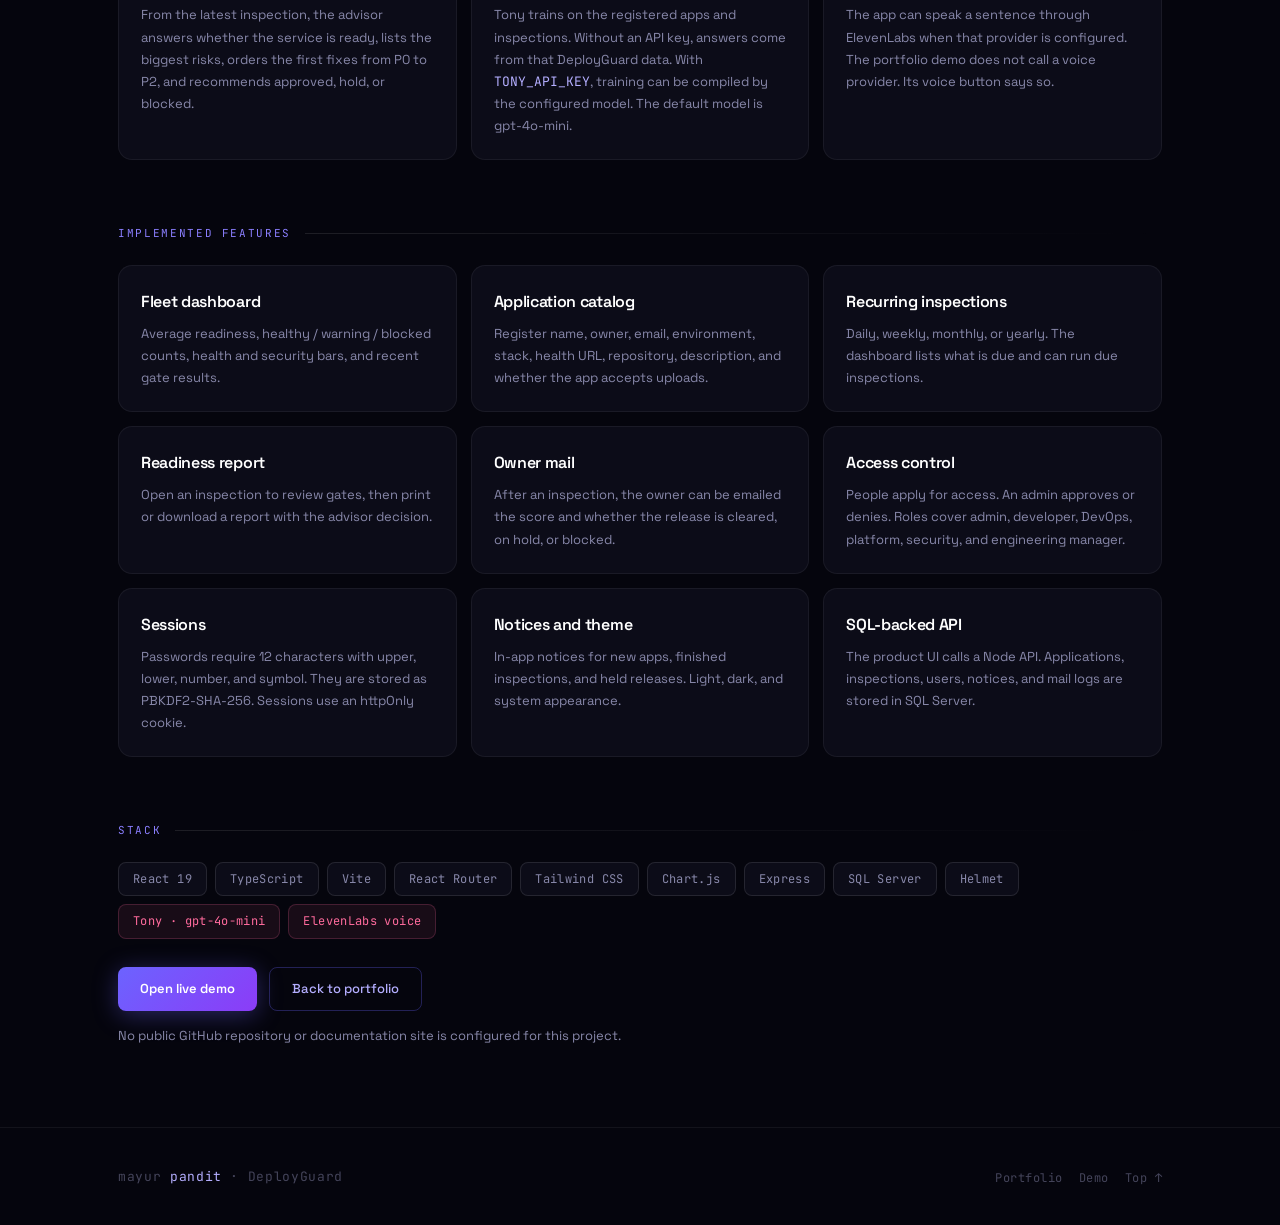
<file: deployguard.html>
<!DOCTYPE html>
<html lang="en">
<head>
<meta charset="UTF-8">
<meta name="viewport" content="width=device-width, initial-scale=1.0">
<title>DeployGuard — Mayur Pandit</title>
<meta name="description" content="DeployGuard is an AI-powered application security and deployment readiness platform. Register a service, inspect health and security gates, and decide whether to deploy, hold, or block.">
<link href="https://fonts.googleapis.com/css2?family=Space+Grotesk:wght@300;400;500;600;700&family=JetBrains+Mono:wght@400;500&display=swap" rel="stylesheet">
<style>
*,*::before,*::after{box-sizing:border-box;margin:0;padding:0}
:root{
  --bg:#05050d;--bg2:#0c0c18;--bg3:#12121f;--bg4:#1a1a28;
  --border:rgba(255,255,255,0.06);--border2:rgba(255,255,255,0.1);--border3:rgba(255,255,255,0.16);
  --a1:#6c63ff;--a2:#8b7fff;--a3:#b4aeff;--a4:#e0dcff;
  --cyan:#00d4ff;--cyan2:rgba(0,212,255,0.08);
  --green:#00e5a0;--green2:rgba(0,229,160,0.08);
  --pink:#ff6b9d;--pink2:rgba(255,107,157,0.08);
  --amber:#ffb347;--amber2:rgba(255,179,71,0.08);
  --text:#eeeef8;--text2:#8888aa;--text3:#44445a;
  --mono:'JetBrains Mono',monospace;--sans:'Space Grotesk',sans-serif;
  --dg-bg:#0b1220;--dg-panel:#121a28;--dg-line:#243044;--dg-ink:#e7edf5;--dg-muted:#93a0b4;--dg-accent:#3dcc8e;--dg-warn:#e4b85c;--dg-danger:#ef6d64;--dg-info:#7eb6ff;
}
html{scroll-behavior:smooth}
body{background:var(--bg);color:var(--text);font-family:var(--sans);font-size:15px;line-height:1.7;overflow-x:hidden}
#cursor-glow{position:fixed;width:500px;height:500px;border-radius:50%;background:radial-gradient(circle,rgba(108,99,255,0.07) 0%,transparent 70%);pointer-events:none;transform:translate(-50%,-50%);z-index:0;transition:left 0.08s,top 0.08s}
.bg-layer{position:fixed;inset:0;pointer-events:none;z-index:0;overflow:hidden}
.bg-orb{position:absolute;border-radius:50%;filter:blur(90px);opacity:0.55;animation:orb-float 14s ease-in-out infinite}
.bg-orb:nth-child(1){width:700px;height:700px;background:rgba(108,99,255,0.09);top:-250px;right:-200px}
.bg-orb:nth-child(2){width:450px;height:450px;background:rgba(0,212,255,0.06);bottom:-120px;left:-120px;animation-delay:-6s}
.bg-orb:nth-child(3){width:350px;height:350px;background:rgba(0,229,160,0.05);top:45%;left:35%;animation-delay:-10s}
@keyframes orb-float{0%,100%{transform:translate(0,0) scale(1)}33%{transform:translate(30px,-50px) scale(1.06)}66%{transform:translate(-25px,35px) scale(0.94)}}
.bg-grid{position:fixed;inset:0;background-image:linear-gradient(rgba(108,99,255,0.022) 1px,transparent 1px),linear-gradient(90deg,rgba(108,99,255,0.022) 1px,transparent 1px);background-size:60px 60px;pointer-events:none;z-index:0}
.wrap{max-width:1100px;margin:0 auto;padding:0 28px;position:relative;z-index:2}
nav{position:fixed;top:0;left:0;right:0;z-index:100;padding:0 32px;backdrop-filter:blur(24px);-webkit-backdrop-filter:blur(24px);background:rgba(5,5,13,0.75);border-bottom:1px solid var(--border);height:58px;display:flex;align-items:center;justify-content:space-between}
.nav-logo{font-family:var(--mono);font-size:13px;color:var(--a3);letter-spacing:0.05em;text-decoration:none}
.nav-links{display:flex;gap:6px;list-style:none}
.nav-links a{font-size:12px;font-family:var(--mono);color:var(--text3);text-decoration:none;padding:5px 12px;border-radius:6px;letter-spacing:0.04em;transition:all 0.2s}
.nav-links a:hover{color:var(--a3);background:rgba(108,99,255,0.08)}
.hero{padding:128px 0 28px}
.eyebrow{display:inline-flex;align-items:center;gap:8px;font-family:var(--mono);font-size:11px;color:var(--green);background:var(--green2);border:1px solid rgba(0,229,160,0.15);padding:5px 14px;border-radius:100px;margin-bottom:18px;letter-spacing:0.07em}
.eyebrow::before{content:'';width:6px;height:6px;background:var(--green);border-radius:50%}
h1{font-size:clamp(44px,7vw,76px);font-weight:700;line-height:0.95;letter-spacing:-0.04em;color:#fff;margin-bottom:14px}
h1 span{background:linear-gradient(135deg,var(--a2) 0%,var(--cyan) 55%,var(--green) 100%);-webkit-background-clip:text;-webkit-text-fill-color:transparent;background-clip:text}
.lede{font-size:18px;color:#fff;font-weight:500;max-width:720px;margin-bottom:12px}
.summary{font-size:15px;color:var(--text2);max-width:740px;line-height:1.85;margin-bottom:28px}
.hero-cta{display:flex;gap:12px;flex-wrap:wrap}
.btn-primary{display:inline-flex;align-items:center;gap:8px;background:linear-gradient(135deg,var(--a1),#8b3cf7);color:#fff;font-size:13px;font-weight:600;padding:10px 22px;border-radius:8px;text-decoration:none;transition:all 0.25s;box-shadow:0 4px 24px rgba(108,99,255,0.35)}
.btn-primary:hover{transform:translateY(-2px);box-shadow:0 8px 32px rgba(108,99,255,0.5)}
.btn-outline{display:inline-flex;align-items:center;gap:8px;background:transparent;color:var(--a3);font-size:13px;font-weight:500;padding:10px 22px;border-radius:8px;text-decoration:none;border:1px solid rgba(108,99,255,0.3);transition:all 0.25s}
.btn-outline:hover{background:rgba(108,99,255,0.08);border-color:rgba(108,99,255,0.5);transform:translateY(-2px)}
.section{margin-top:64px}
.section-head{display:flex;align-items:center;gap:14px;margin-bottom:22px}
.section-head-label{font-family:var(--mono);font-size:11px;color:var(--a2);letter-spacing:0.15em;text-transform:uppercase;white-space:nowrap}
.section-head-line{height:1px;flex:1;background:linear-gradient(to right,var(--border2),transparent)}
.section p{color:var(--text2);max-width:760px}
.browser{margin-top:36px;background:var(--dg-bg);border:1px solid var(--border2);border-radius:16px;overflow:hidden;box-shadow:0 24px 80px rgba(0,0,0,0.35)}
.browser-bar{display:flex;align-items:center;gap:10px;height:42px;padding:0 14px;background:#0e1624;border-bottom:1px solid var(--dg-line);font-family:var(--mono);font-size:11px;color:var(--dg-muted);letter-spacing:0.04em}
.dots{display:flex;gap:6px}
.dots i{width:8px;height:8px;border-radius:50%;background:#243044;display:block}
.dots i:nth-child(1){background:#ef6d64}
.dots i:nth-child(2){background:#e4b85c}
.dots i:nth-child(3){background:#3dcc8e}
.browser iframe{display:block;width:100%;height:720px;border:0;background:var(--dg-bg)}
.caption{margin-top:10px;font-family:var(--mono);font-size:11px;color:var(--text3);letter-spacing:0.03em}
.grid-2{display:grid;grid-template-columns:1.1fr 0.9fr;gap:16px}
.grid-3{display:grid;grid-template-columns:repeat(3,1fr);gap:14px}
.card{background:var(--bg2);border:1px solid var(--border);border-radius:14px;padding:22px;transition:transform 0.25s,border-color 0.25s,background 0.25s}
.card:hover{transform:translateY(-3px);border-color:var(--border2);background:var(--bg3)}
.card h2{font-size:16px;color:#fff;font-weight:600;margin-bottom:8px;letter-spacing:-0.02em}
.card p{font-size:13px;color:var(--text2);line-height:1.7}
.kicker{font-family:var(--mono);font-size:10px;letter-spacing:0.14em;text-transform:uppercase;color:var(--a2);margin-bottom:8px}
.steps{display:grid;gap:10px}
.step{display:grid;grid-template-columns:28px 1fr;gap:12px;align-items:start;background:var(--bg2);border:1px solid var(--border);border-radius:12px;padding:14px 16px;transition:border-color 0.25s,transform 0.25s}
.step:hover{border-color:rgba(108,99,255,0.35);transform:translateX(4px)}
.step b{width:28px;height:28px;border-radius:8px;display:grid;place-items:center;background:rgba(108,99,255,0.12);color:var(--a3);font-family:var(--mono);font-size:12px}
.step strong{display:block;color:#fff;font-size:14px;font-weight:600}
.step span{display:block;color:var(--text2);font-size:13px;line-height:1.55}
.gates{display:flex;flex-wrap:wrap;gap:8px}
.gate{font-size:12px;font-family:var(--mono);color:var(--text2);background:var(--bg2);border:1px solid var(--border2);padding:6px 12px;border-radius:8px;letter-spacing:0.02em;transition:transform 0.2s,border-color 0.2s,color 0.2s}
.gate:hover{transform:translateY(-2px);color:var(--a4);border-color:rgba(108,99,255,0.35)}
.gate.health{color:var(--cyan);border-color:rgba(0,212,255,0.2);background:var(--cyan2)}
.gate.security{color:var(--green);border-color:rgba(0,229,160,0.18);background:var(--green2)}
.formula{font-family:var(--mono);font-size:13px;color:var(--a4);background:rgba(108,99,255,0.08);border:1px solid rgba(108,99,255,0.2);border-radius:10px;padding:14px 16px;margin:14px 0}
.rules{list-style:none;display:flex;flex-direction:column;gap:8px;margin-top:12px}
.rules li{font-size:13px;color:var(--text2);padding-left:16px;position:relative}
.rules li::before{content:'';position:absolute;left:0;top:8px;width:6px;height:6px;border-radius:50%;background:linear-gradient(135deg,var(--a1),var(--cyan))}
.verdicts{display:grid;grid-template-columns:repeat(3,1fr);gap:10px;margin-top:14px}
.verdict{border-radius:10px;padding:12px;border:1px solid var(--border)}
.verdict strong{display:block;font-size:13px;margin-bottom:4px}
.verdict span{font-size:12px;color:var(--text2);line-height:1.5}
.verdict.ok{background:var(--green2);border-color:rgba(0,229,160,0.2)}
.verdict.ok strong{color:var(--green)}
.verdict.hold{background:var(--amber2);border-color:rgba(255,179,71,0.22)}
.verdict.hold strong{color:var(--amber)}
.verdict.stop{background:rgba(239,109,100,0.08);border-color:rgba(239,109,100,0.25)}
.verdict.stop strong{color:#ef6d64}
.pills{display:flex;flex-wrap:wrap;gap:8px}
.pill{font-size:12px;font-family:var(--mono);color:var(--text2);background:var(--bg2);border:1px solid var(--border2);padding:6px 14px;border-radius:8px;letter-spacing:0.03em;transition:all 0.2s}
.pill:hover{color:var(--a4);background:rgba(108,99,255,0.08);border-color:rgba(108,99,255,0.3);transform:translateY(-2px)}
.pill.ai{color:var(--pink);background:var(--pink2);border-color:rgba(255,107,157,0.2)}
.note{margin-top:14px;font-size:13px;color:var(--text3)}
footer{border-top:1px solid var(--border);padding:36px 0;margin-top:80px;position:relative;z-index:2}
.footer-inner{display:flex;align-items:center;justify-content:space-between;flex-wrap:wrap;gap:16px}
.footer-name{font-family:var(--mono);font-size:13px;color:var(--text3);letter-spacing:0.05em}
.footer-name span{color:var(--a3)}
.footer-links{display:flex;gap:16px;list-style:none}
.footer-links a{font-size:12px;font-family:var(--mono);color:var(--text3);text-decoration:none;letter-spacing:0.04em;transition:color 0.2s}
.footer-links a:hover{color:var(--a3)}
.reveal{opacity:0;transform:translateY(24px);transition:opacity 0.7s cubic-bezier(0.16,1,0.3,1),transform 0.7s cubic-bezier(0.16,1,0.3,1)}
.reveal.visible{opacity:1;transform:translateY(0)}
@media(max-width:900px){
  .grid-2,.grid-3,.verdicts{grid-template-columns:1fr}
  .browser iframe{height:640px}
}
@media(max-width:800px){
  nav{padding:0 16px}
  .wrap{padding:0 18px}
  .hero{padding:108px 0 20px}
  .nav-links a{padding:5px 8px}
  .nav-links a[href^="#"]{display:none}
}
@media(max-width:480px){
  h1{font-size:clamp(36px,12vw,48px)}
  .browser iframe{height:520px}
  .browser-bar span:last-child{overflow:hidden;text-overflow:ellipsis;white-space:nowrap}
  footer .footer-inner{flex-direction:column;text-align:center}
}
</style>
</head>
<body>
<div id="cursor-glow"></div>
<div class="bg-layer">
  <div class="bg-orb"></div><div class="bg-orb"></div><div class="bg-orb"></div>
</div>
<div class="bg-grid"></div>

<nav>
  <a class="nav-logo" href="index.html">mayur.pandit</a>
  <ul class="nav-links">
    <li><a href="index.html">Portfolio</a></li>
    <li><a href="#preview">Preview</a></li>
    <li><a href="#inspection">Inspection</a></li>
    <li><a href="#tony">Tony</a></li>
    <li><a href="https://deployguard.mayurpandit.in/" target="_blank" rel="noopener">Demo</a></li>
  </ul>
</nav>

<div class="wrap">
  <header class="hero">
    <div class="eyebrow">Featured project</div>
    <h1>Deploy<span>Guard</span></h1>
    <p class="lede">AI-powered application security and deployment readiness platform.</p>
    <p class="summary">DeployGuard is the release gate for a registered service fleet. Teams register an application, run an inspection across health and security controls, and get a scored decision: deploy, hold for review, or block. Tony, the in-product advisor, answers from those results.</p>
    <div class="hero-cta">
      <a class="btn-primary" href="https://deployguard.mayurpandit.in/" target="_blank" rel="noopener">Open live demo</a>
      <a class="btn-outline" href="index.html">Back to portfolio</a>
    </div>
  </header>

  <section class="section reveal" id="preview">
    <div class="section-head">
      <div class="section-head-label">Product</div>
      <div class="section-head-line"></div>
    </div>
    <p>The operations dashboard is the product surface: fleet posture, health versus security, services that need a decision, and the inspection calendar. The frame below is the DeployGuard demo UI, signed in on sample data.</p>
    <div class="browser">
      <div class="browser-bar">
        <span class="dots" aria-hidden="true"><i></i><i></i><i></i></span>
        <span>DeployGuard · Production readiness</span>
      </div>
      <iframe src="deployguard-demo/index.html?preview=1#dashboard" title="DeployGuard production readiness dashboard"></iframe>
    </div>
    <p class="caption">Interactive demo. Sign-in, inspections, and Tony stay in the browser. This copy does not call the DeployGuard API.</p>
  </section>

  <section class="section reveal" id="problem">
    <div class="section-head">
      <div class="section-head-label">Problem</div>
      <div class="section-head-line"></div>
    </div>
    <div class="grid-2">
      <article class="card">
        <p class="kicker">What it solves</p>
        <h2>A release decision with no shared gate</h2>
        <p>Health, headers, auth, secrets, and dependency risk usually live in different tools. DeployGuard puts a registered service on one gate so an owner, a security reviewer, and a release operator see the same score and the same block reason.</p>
      </article>
      <article class="card">
        <p class="kicker">What it does</p>
        <h2>Register, inspect, score, advise</h2>
        <p>Register the service and its health URL. Run an inspection. Review health and security. Score readiness. Ask the advisor whether to ship. Open the result to print a readiness report. Scheduled services stay on a daily, weekly, monthly, or yearly calendar.</p>
      </article>
    </div>
  </section>

  <section class="section reveal" id="inspection">
    <div class="section-head">
      <div class="section-head-label">Inspection</div>
      <div class="section-head-line"></div>
    </div>
    <p>An inspection walks a fixed sequence, then writes a health score, a security score, a readiness score, a written analysis, and recommendations. HTTPS is taken from the registered health URL. The other gates, dependency notes, header evidence, and method notes are produced by the inspection model and stored with the result.</p>
    <div class="grid-2" style="margin-top:18px">
      <div class="steps">
        <div class="step"><b>1</b><div><strong>Register handshake</strong><span>Confirm the application, environment, stack, and release target.</span></div></div>
        <div class="step"><b>2</b><div><strong>Health and response time</strong><span>Liveness, rolling uptime against a 99% bar, and a 280ms p95 budget.</span></div></div>
        <div class="step"><b>3</b><div><strong>Database and error handling</strong><span>Encrypted connections, pending migrations, pool latency, and generic client errors.</span></div></div>
        <div class="step"><b>4</b><div><strong>Security controls</strong><span>Auth, cookies, CORS, headers, rate limits, debug exposure, secrets, dependencies, uploads, and audit logs.</span></div></div>
        <div class="step"><b>5</b><div><strong>Score</strong><span>Health and security penalties are subtracted from 100, then combined.</span></div></div>
        <div class="step"><b>6</b><div><strong>Advisor and verdict</strong><span>Deployment advice, then deploy, warning, or block.</span></div></div>
      </div>
      <article class="card">
        <p class="kicker">Readiness</p>
        <h2>45% health, 55% security</h2>
        <div class="formula">round(health × 0.45 + security × 0.55)</div>
        <p>Both scores are clamped from 0 to 100. A critical finding, or a readiness score under 60, blocks the release. 60 to 79 is a warning and needs a human review. 80 or above, with no critical findings, can deploy.</p>
        <div class="verdicts">
          <div class="verdict ok"><strong>Deploy</strong><span>80+ and no critical findings.</span></div>
          <div class="verdict hold"><strong>Warning</strong><span>60–79. Hold a full cutover.</span></div>
          <div class="verdict stop"><strong>Block</strong><span>Under 60, or any critical gate.</span></div>
        </div>
      </article>
    </div>
  </section>

  <section class="section reveal">
    <div class="section-head">
      <div class="section-head-label">Security checks</div>
      <div class="section-head-line"></div>
    </div>
    <p>Nineteen gates are implemented. Four are health. Fifteen are security. Each failed gate carries a severity and a score impact, and the report lists what to fix first.</p>
    <p class="kicker" style="margin-top:18px">Health and reliability</p>
    <div class="gates">
      <span class="gate health">Application health</span>
      <span class="gate health">Response time</span>
      <span class="gate health">Database</span>
      <span class="gate health">Error handling</span>
    </div>
    <p class="kicker" style="margin-top:16px">Security and compliance</p>
    <div class="gates">
      <span class="gate security">HTTPS</span>
      <span class="gate security">Authentication</span>
      <span class="gate security">Authorization</span>
      <span class="gate security">Session cookies</span>
      <span class="gate security">CORS</span>
      <span class="gate security">HSTS</span>
      <span class="gate security">Content type options</span>
      <span class="gate security">Frame protection</span>
      <span class="gate security">Content Security Policy</span>
      <span class="gate security">Rate limiting</span>
      <span class="gate security">Debug exposure</span>
      <span class="gate security">Environment variables</span>
      <span class="gate security">Dependencies</span>
      <span class="gate security">File uploads</span>
      <span class="gate security">Audit logs</span>
    </div>
    <p class="note">File uploads fail when a registered uploader writes into a public path or skips type and size checks. Session cookies are checked for Secure, HttpOnly, and SameSite. Dependency evidence is a lockfile-style table on the report, not a live advisory feed.</p>
  </section>

  <section class="section reveal" id="tony">
    <div class="section-head">
      <div class="section-head-label">Advisor</div>
      <div class="section-head-line"></div>
    </div>
    <div class="grid-3">
      <article class="card">
        <p class="kicker">Deployment advisor</p>
        <h2>Ready, risks, fix order</h2>
        <p>From the latest inspection, the advisor answers whether the service is ready, lists the biggest risks, orders the first fixes from P0 to P2, and recommends approved, hold, or blocked.</p>
      </article>
      <article class="card">
        <p class="kicker">Tony</p>
        <h2>Workspace-trained answers</h2>
        <p>Tony trains on the registered apps and inspections. Without an API key, answers come from that DeployGuard data. With <span style="font-family:var(--mono);color:var(--a3)">TONY_API_KEY</span>, training can be compiled by the configured model. The default model is gpt-4o-mini.</p>
      </article>
      <article class="card">
        <p class="kicker">Voice</p>
        <h2>Optional spoken reply</h2>
        <p>The app can speak a sentence through ElevenLabs when that provider is configured. The portfolio demo does not call a voice provider. Its voice button says so.</p>
      </article>
    </div>
  </section>

  <section class="section reveal" id="features">
    <div class="section-head">
      <div class="section-head-label">Implemented features</div>
      <div class="section-head-line"></div>
    </div>
    <div class="grid-3">
      <article class="card"><h2>Fleet dashboard</h2><p>Average readiness, healthy / warning / blocked counts, health and security bars, and recent gate results.</p></article>
      <article class="card"><h2>Application catalog</h2><p>Register name, owner, email, environment, stack, health URL, repository, description, and whether the app accepts uploads.</p></article>
      <article class="card"><h2>Recurring inspections</h2><p>Daily, weekly, monthly, or yearly. The dashboard lists what is due and can run due inspections.</p></article>
      <article class="card"><h2>Readiness report</h2><p>Open an inspection to review gates, then print or download a report with the advisor decision.</p></article>
      <article class="card"><h2>Owner mail</h2><p>After an inspection, the owner can be emailed the score and whether the release is cleared, on hold, or blocked.</p></article>
      <article class="card"><h2>Access control</h2><p>People apply for access. An admin approves or denies. Roles cover admin, developer, DevOps, platform, security, and engineering manager.</p></article>
      <article class="card"><h2>Sessions</h2><p>Passwords require 12 characters with upper, lower, number, and symbol. They are stored as PBKDF2-SHA-256. Sessions use an httpOnly cookie.</p></article>
      <article class="card"><h2>Notices and theme</h2><p>In-app notices for new apps, finished inspections, and held releases. Light, dark, and system appearance.</p></article>
      <article class="card"><h2>SQL-backed API</h2><p>The product UI calls a Node API. Applications, inspections, users, notices, and mail logs are stored in SQL Server.</p></article>
    </div>
  </section>

  <section class="section reveal" id="stack">
    <div class="section-head">
      <div class="section-head-label">Stack</div>
      <div class="section-head-line"></div>
    </div>
    <div class="pills">
      <span class="pill">React 19</span>
      <span class="pill">TypeScript</span>
      <span class="pill">Vite</span>
      <span class="pill">React Router</span>
      <span class="pill">Tailwind CSS</span>
      <span class="pill">Chart.js</span>
      <span class="pill">Express</span>
      <span class="pill">SQL Server</span>
      <span class="pill">Helmet</span>
      <span class="pill ai">Tony · gpt-4o-mini</span>
      <span class="pill ai">ElevenLabs voice</span>
    </div>
    <div class="hero-cta" style="margin-top:28px">
      <a class="btn-primary" href="https://deployguard.mayurpandit.in/" target="_blank" rel="noopener">Open live demo</a>
      <a class="btn-outline" href="index.html">Back to portfolio</a>
    </div>
    <p class="note">No public GitHub repository or documentation site is configured for this project.</p>
  </section>
</div>

<footer>
  <div class="wrap">
    <div class="footer-inner">
      <div class="footer-name">mayur <span>pandit</span> · DeployGuard</div>
      <ul class="footer-links">
        <li><a href="index.html">Portfolio</a></li>
        <li><a href="https://deployguard.mayurpandit.in/" target="_blank" rel="noopener">Demo</a></li>
        <li><a href="#">Top ↑</a></li>
      </ul>
    </div>
  </div>
</footer>

<script>
const glow = document.getElementById('cursor-glow');
document.addEventListener('mousemove', e => {
  glow.style.left = e.clientX + 'px';
  glow.style.top = e.clientY + 'px';
});
const observer = new IntersectionObserver((entries) => {
  entries.forEach(entry => {
    if (entry.isIntersecting) {
      entry.target.classList.add('visible');
      observer.unobserve(entry.target);
    }
  });
}, { threshold: 0.08, rootMargin: '0px 0px -40px 0px' });
document.querySelectorAll('.reveal').forEach(el => observer.observe(el));
document.querySelectorAll('a[href^="#"]').forEach(a => {
  a.addEventListener('click', e => {
    const id = a.getAttribute('href');
    if (id === '#') { e.preventDefault(); window.scrollTo({ top: 0, behavior: 'smooth' }); return; }
    const el = document.querySelector(id);
    if (el) { e.preventDefault(); el.scrollIntoView({ behavior: 'smooth', block: 'start' }); }
  });
});
</script>
</body>
</html>
</file>
<file: deployguard-demo/styles.css>
:root, html[data-theme="dark"] {
  color-scheme: dark;
  --dg-ink: #e7edf5;
  --dg-muted: #93a0b4;
  --dg-line: #243044;
  --dg-panel: #121a28;
  --dg-panel-2: #182232;
  --dg-bg: #0b1220;
  --dg-sidebar: #0e1624;
  --dg-accent: #3dcc8e;
  --dg-on-accent: #062117;
  --dg-warn: #e4b85c;
  --dg-danger: #ef6d64;
  --dg-info: #7eb6ff;
  --dg-hover: #1c2838;
}
html[data-theme="light"] {
  color-scheme: light;
  --dg-ink: #142033;
  --dg-muted: #5c6b80;
  --dg-line: #d5deea;
  --dg-panel: #ffffff;
  --dg-panel-2: #f3f6fa;
  --dg-bg: #f4f7fb;
  --dg-sidebar: #ffffff;
  --dg-accent: #0b7a55;
  --dg-on-accent: #ffffff;
  --dg-warn: #8a5a00;
  --dg-danger: #b42318;
  --dg-info: #175cd3;
  --dg-hover: #e8eef6;
}
* { box-sizing: border-box; }
html, body { margin: 0; min-height: 100%; background: var(--dg-bg); color: var(--dg-ink); }
body { font-family: "IBM Plex Sans", ui-sans-serif, system-ui, sans-serif; }
button, input, select, textarea { font: inherit; color: inherit; }
button { cursor: pointer; }
a { color: inherit; text-decoration: none; }
h1, h2, p { margin: 0; }

.header { position: sticky; top: 0; z-index: 30; border-bottom: 1px solid var(--dg-line); background: color-mix(in srgb, var(--dg-sidebar) 85%, transparent); backdrop-filter: blur(12px); }
.topbar { max-width: 80rem; margin: 0 auto; height: 56px; display: flex; align-items: stretch; gap: 8px; padding: 0 12px; }
.brand { display: flex; align-items: center; gap: 10px; min-width: 0; flex: none; }
.tools { flex: none; }
.mark { width: 36px; height: 36px; border-radius: 6px; border: 1px solid color-mix(in srgb, var(--dg-accent) 25%, transparent); background: color-mix(in srgb, var(--dg-accent) 10%, transparent); color: var(--dg-accent); display: grid; place-items: center; }
.mark svg { width: 20px; height: 20px; }
.brand strong { display: block; font-size: 14px; font-weight: 600; letter-spacing: -0.01em; }
.brand em { display: none; font-style: normal; color: var(--dg-muted); font-size: 11px; line-height: 16px; }
.rule { display: none; width: 1px; height: 20px; margin: auto 4px; background: var(--dg-line); }
.nav { display: none; flex: 1; min-width: 0; }
.nav a { position: relative; display: flex; align-items: center; gap: 6px; padding: 0 12px; font-size: 14px; color: var(--dg-muted); white-space: nowrap; flex: none; }
.nav a.active { color: var(--dg-ink); font-weight: 500; }
.nav a.active::after { content: ""; position: absolute; left: 12px; right: 12px; bottom: 0; height: 2px; border-radius: 99px; background: var(--dg-accent); }
.count { border-radius: 99px; background: color-mix(in srgb, var(--dg-warn) 15%, transparent); color: var(--dg-warn); font-family: "IBM Plex Mono", ui-monospace, monospace; font-size: 10px; line-height: 16px; padding: 0 6px; }
.tools { margin-left: auto; display: flex; align-items: center; gap: 4px; position: relative; }
.tool { position: relative; display: flex; align-items: center; }
.icon, .account { border: 0; background: transparent; border-radius: 8px; height: 36px; color: var(--dg-muted); }
.icon { position: relative; width: 36px; display: inline-flex; align-items: center; justify-content: center; padding: 0; }
.icon svg { width: 20px; height: 20px; }
.icon:hover, .account:hover, .nav a:hover { color: var(--dg-ink); }
.icon:hover, .account:hover { background: var(--dg-hover); }
.ping { position: absolute; top: 4px; right: 4px; min-width: 16px; border-radius: 99px; background: var(--dg-accent); color: var(--dg-on-accent); font-family: "IBM Plex Mono", ui-monospace, monospace; font-size: 10px; line-height: 16px; padding: 0 4px; }
.account { display: flex; align-items: center; gap: 8px; padding: 0 6px 0 4px; }
.avatar { width: 28px; height: 28px; border-radius: 99px; background: color-mix(in srgb, var(--dg-accent) 15%, transparent); color: var(--dg-accent); display: grid; place-items: center; font-size: 11px; font-weight: 650; }
.who { display: none; text-align: left; max-width: 144px; }
.who b, .who span { display: block; overflow: hidden; text-overflow: ellipsis; white-space: nowrap; }
.who b { font-size: 12px; font-weight: 500; color: var(--dg-ink); }
.who span { font-size: 11px; color: var(--dg-muted); }
.menu { position: absolute; right: 0; top: calc(100% + 8px); width: 240px; background: var(--dg-panel); border: 1px solid var(--dg-line); border-radius: 12px; box-shadow: 0 12px 32px rgba(11,18,32,.18); z-index: 40; overflow: hidden; padding: 4px 0; }
.menu.wide { width: min(360px, calc(100vw - 24px)); }
.menu.appear { width: 224px; padding: 12px; }
.menu header, .menu button, .menu a { display: block; width: 100%; text-align: left; background: transparent; border: 0; padding: 10px 12px; }
.menu button:hover, .menu a:hover { background: var(--dg-hover); }
.menu .danger { color: var(--dg-danger); }
.menu .kicker { padding: 8px 12px 10px; border-bottom: 1px solid var(--dg-line); }
.menu .kicker strong { display: block; font-size: 12px; }
.menu .kicker.name strong { font-size: 14px; font-weight: 500; }
.menu-title { font-size: 12px; font-weight: 600; }
.choices { display: grid; gap: 4px; margin-top: 12px; }
.track span.accent { background: var(--dg-accent); }
.track span.warn { background: var(--dg-warn); }
.track span.danger { background: var(--dg-danger); }
.hbars b.info { background: var(--dg-info); }
.hbars b.accent { background: var(--dg-accent); }
.menu button.choice { display: flex; gap: 8px; align-items: flex-start; width: 100%; border: 0; background: transparent; border-radius: 6px; padding: 6px 8px; text-align: left; cursor: pointer; }
.choice b { display: block; font-size: 14px; font-weight: 400; }
.radio { width: 14px; height: 14px; margin-top: 2px; border-radius: 99px; border: 1.5px solid var(--dg-muted); flex: none; }
.choice.on .radio { border-color: var(--dg-accent); box-shadow: inset 0 0 0 3px var(--dg-panel), inset 0 0 0 7px var(--dg-accent); }
.sheet { display: none; border-top: 1px solid var(--dg-line); background: var(--dg-panel); padding: 12px; }
.sheet.open { display: block; }
.sheet a { display: flex; justify-content: space-between; padding: 10px 12px; border-radius: 8px; color: var(--dg-muted); }
.sheet a.active { background: color-mix(in srgb, var(--dg-accent) 10%, transparent); color: var(--dg-accent); font-weight: 500; }
.main { max-width: 80rem; margin: 0 auto; padding: 20px 12px 96px; }
.eyebrow { font-family: "IBM Plex Mono", ui-monospace, monospace; font-size: 11px; letter-spacing: .16em; text-transform: uppercase; color: var(--dg-muted); margin-bottom: 4px; }
.head { display: flex; flex-wrap: wrap; justify-content: space-between; gap: 16px; align-items: flex-start; margin-bottom: 20px; }
h1 { font-size: 20px; letter-spacing: -0.02em; font-weight: 600; }
.card-h h2 { font-size: 14px; font-weight: 600; }
.desc { margin-top: 6px; max-width: 42rem; color: var(--dg-muted); font-size: 14px; line-height: 1.6; }
.actions { display: flex; flex-wrap: wrap; gap: 8px; width: 100%; }
.btn { display: inline-flex; align-items: center; justify-content: center; border-radius: 6px; padding: 8px 14px; font-size: 14px; font-weight: 500; border: 1px solid transparent; background: var(--dg-accent); color: var(--dg-on-accent); transition: filter .15s ease, background .15s ease; }
.btn:hover { filter: brightness(1.08); }
.btn.secondary { background: var(--dg-panel); color: var(--dg-ink); border-color: var(--dg-line); }
.btn.secondary:hover { background: var(--dg-hover); filter: none; }
.btn.ghost { background: transparent; color: var(--dg-muted); }
.btn.ghost:hover { background: var(--dg-hover); color: var(--dg-ink); filter: none; }
.btn.small { padding: 4px 10px; font-size: 12px; }
.btn:disabled { opacity: .4; cursor: not-allowed; }
.stack { display: grid; gap: 20px; }
.card { background: var(--dg-panel); border: 1px solid var(--dg-line); border-radius: 8px; box-shadow: 0 1px 2px rgba(0,0,0,.04); overflow: hidden; }
.card-h { display: flex; justify-content: space-between; gap: 12px; align-items: center; border-bottom: 1px solid var(--dg-line); padding: 14px 16px; }
.card-h p { color: var(--dg-muted); font-size: 12px; margin-top: 2px; }
.posture { display: grid; }
.posture-score, .stat { padding: 16px; }
.posture-score { display: flex; gap: 16px; align-items: center; border-bottom: 1px solid var(--dg-line); }
.stats { display: grid; grid-template-columns: 1fr 1fr; gap: 1px; background: var(--dg-line); }
.stat { background: var(--dg-panel); }
.stat b { display: block; font-size: 24px; font-weight: 600; letter-spacing: -0.02em; margin-top: 2px; }
.stat .hint:last-child { font-size: 11px; margin-top: 2px; }
.hint { color: var(--dg-muted); font-size: 12px; }
.accent { color: var(--dg-accent); }
.warn { color: var(--dg-warn); }
.danger { color: var(--dg-danger); }
.bar { display: flex; height: 8px; border-radius: 99px; overflow: hidden; background: var(--dg-line); }
.bar i { display: block; height: 100%; }
.legend { display: flex; flex-wrap: wrap; gap: 8px 16px; margin-top: 12px; color: var(--dg-muted); font-size: 12px; list-style: none; padding: 0; }
.legend li { display: flex; align-items: center; gap: 6px; }
.legend i, .key i { width: 6px; height: 6px; border-radius: 99px; display: inline-block; }
.legend .ink { font-family: "IBM Plex Mono", ui-monospace, monospace; color: var(--dg-ink); }
.swatch { background: var(--dg-accent); }
.swatch.warn { background: var(--dg-warn); }
.swatch.danger { background: var(--dg-danger); }
.swatch.muted { background: var(--dg-muted); }
.swatch.info { background: var(--dg-info); }
.key { display: flex; flex-wrap: wrap; gap: 8px 16px; margin: 0 0 12px; padding: 0; list-style: none; color: var(--dg-muted); font-size: 12px; }
.key li { display: flex; align-items: center; gap: 6px; }
.charts { display: grid; gap: 20px; align-items: stretch; }
.chart-row { display: grid; grid-template-columns: 132px minmax(0, 1fr); gap: 10px; align-items: center; margin-bottom: 14px; font-size: 12px; }
.hbars { display: grid; gap: 4px; }
.hbars i { display: block; height: 7px; border-radius: 99px; background: color-mix(in srgb, var(--dg-muted) 16%, transparent); overflow: hidden; }
.hbars b { display: block; height: 100%; border-radius: 99px; }
.scorebar { min-width: 7rem; }
.scorebar-top { display: flex; justify-content: space-between; font-family: "IBM Plex Mono", ui-monospace, monospace; font-size: 11px; margin-bottom: 4px; }
.scorebar-top span:last-child { color: var(--dg-muted); }
.readouts { display: flex; flex-wrap: wrap; gap: 4px 12px; margin-top: 6px; }
.readout { display: inline-flex; align-items: baseline; gap: 4px; }
.readout span { font-size: 10px; letter-spacing: .04em; text-transform: uppercase; color: var(--dg-muted); }
.readout b { font-family: "IBM Plex Mono", ui-monospace, monospace; font-size: 12px; font-weight: 500; }
.fleet-desk { display: none; }
.chart-note { margin-top: 8px; }
.pad { padding: 16px; }
.list { display: grid; gap: 1px; background: var(--dg-line); }
.list a, .list .row { display: block; background: var(--dg-panel); padding: 12px 16px; }
.list a:hover { background: var(--dg-hover); }
.row-top { display: flex; justify-content: space-between; gap: 8px; align-items: flex-start; }
.muted { color: var(--dg-muted); }
.small { font-size: 12px; }
.tiny { font-size: 11px; }
.badge { display: inline-flex; align-items: center; gap: 6px; border-radius: 6px; border: 1px solid var(--dg-line); padding: 2px 8px; font-size: 11px; font-weight: 500; background: var(--dg-panel-2); color: var(--dg-muted); }
.badge i { width: 6px; height: 6px; border-radius: 99px; background: var(--dg-muted); }
.badge.deploy, .badge.pass, .badge.active { color: var(--dg-accent); background: color-mix(in srgb, var(--dg-accent) 10%, transparent); border-color: color-mix(in srgb, var(--dg-accent) 20%, transparent); }
.badge.deploy i, .badge.pass i, .badge.active i { background: var(--dg-accent); }
.badge.warning, .badge.pending { color: var(--dg-warn); background: color-mix(in srgb, var(--dg-warn) 10%, transparent); border-color: color-mix(in srgb, var(--dg-warn) 20%, transparent); }
.badge.warning i, .badge.pending i { background: var(--dg-warn); }
.badge.block, .badge.critical, .badge.denied { color: var(--dg-danger); background: color-mix(in srgb, var(--dg-danger) 10%, transparent); border-color: color-mix(in srgb, var(--dg-danger) 20%, transparent); }
.badge.block i, .badge.critical i, .badge.denied i { background: var(--dg-danger); }
.score { font-variant-numeric: tabular-nums; }
.track { height: 6px; border-radius: 99px; background: var(--dg-line); overflow: hidden; }
.track span { display: block; height: 100%; }
table { width: 100%; border-collapse: collapse; font-size: 14px; }
th { text-align: left; font-size: 11px; letter-spacing: .06em; text-transform: uppercase; color: var(--dg-muted); font-weight: 500; background: var(--dg-panel-2); }
th, td { padding: 12px 16px; vertical-align: top; }
td { border-top: 1px solid var(--dg-line); }
tr:hover td { background: var(--dg-hover); }
td a:hover, .list a strong:hover { color: var(--dg-accent); }
.input, select.input, textarea.input { width: 100%; border: 1px solid var(--dg-line); background: var(--dg-panel-2); border-radius: 6px; padding: 8px 12px; }
.input:focus { outline: 2px solid color-mix(in srgb, var(--dg-accent) 45%, transparent); border-color: var(--dg-accent); }
.field { display: block; margin-bottom: 16px; }
.field span { display: block; margin-bottom: 6px; font-size: 12px; font-weight: 500; color: var(--dg-muted); }
.grid-2 { display: grid; gap: 16px; }
.banner { border-radius: 6px; border: 1px solid color-mix(in srgb, var(--dg-danger) 30%, transparent); background: color-mix(in srgb, var(--dg-danger) 10%, transparent); color: var(--dg-danger); padding: 10px 12px; font-size: 14px; }
.note { color: var(--dg-accent); font-size: 14px; }
.login { min-height: 100vh; display: grid; }
.login-aside { display: none; flex-direction: column; justify-content: space-between; border-right: 1px solid var(--dg-line); background: var(--dg-sidebar); padding: 40px; }
.login-aside h1 { margin-top: 64px; max-width: 28rem; font-size: 30px; line-height: 1.2; }
.facts { display: grid; grid-template-columns: repeat(3, 1fr); gap: 16px; }
.login-main { position: relative; display: flex; align-items: center; justify-content: center; padding: 40px 16px; }
.login-card { width: 100%; max-width: 420px; }
.theme-float { position: absolute; top: 16px; right: 16px; }
.ring { width: 76px; height: 76px; }
.dock { position: fixed; right: 12px; bottom: 20px; z-index: 40; }
.dock-btn { display: flex; align-items: center; gap: 8px; border: 1px solid color-mix(in srgb, var(--dg-accent) 30%, transparent); background: var(--dg-panel); border-radius: 6px; padding: 8px 12px; font-size: 14px; font-weight: 500; }
.dock-mark { width: 24px; height: 24px; border-radius: 4px; background: color-mix(in srgb, var(--dg-accent) 15%, transparent); color: var(--dg-accent); display: grid; place-items: center; font-size: 12px; font-weight: 600; }
.tony, .tony-page { display: flex; flex-direction: column; overflow: hidden; background: var(--dg-panel); }
.tony { position: fixed; right: 12px; bottom: 20px; z-index: 40; width: min(380px, calc(100% - 24px)); height: min(70dvh, 480px); border: 1px solid var(--dg-line); border-radius: 8px; }
.tony-page { height: min(65dvh, 640px); min-height: 420px; }
.tony header, .tony-page header, .tony form, .tony-page form { border-color: var(--dg-line); }
.tony header, .tony-page header { display: flex; justify-content: space-between; align-items: center; padding: 12px 16px; border-bottom: 1px solid var(--dg-line); }
.tony header strong, .tony-page header strong { font-size: 14px; }
.tony-actions { display: flex; align-items: center; gap: 12px; }
.tony .log, .tony-page .log { flex: 1; overflow: auto; padding: 12px 16px; display: grid; gap: 12px; align-content: start; }
.msg.from-user { margin-left: 32px; }
.msg.from-tony { margin-right: 16px; }
.who-label { margin: 0 0 4px; font-size: 11px; letter-spacing: .08em; text-transform: uppercase; color: var(--dg-muted); }
.bubble { border-radius: 6px; padding: 8px 12px; font-size: 14px; line-height: 1.6; background: var(--dg-bg); }
.bubble.user { background: color-mix(in srgb, var(--dg-accent) 10%, transparent); }
.sources { margin: 4px 0 0; font-size: 11px; color: var(--dg-muted); }
.tony form, .tony-page form { border-top: 1px solid var(--dg-line); padding: 12px; }
.tony-stack { display: grid; gap: 24px; }
.metrics { display: grid; gap: 12px; }
.metric { margin-top: 8px; font-size: 18px; font-weight: 600; letter-spacing: -0.02em; }
.pad-lg { padding: 24px; }
.pad-lg h2 { font-size: 14px; font-weight: 600; }
.ai-copy { margin-top: 12px; display: grid; gap: 8px; color: var(--dg-muted); font-size: 14px; line-height: 1.6; }
.pill { display: inline-flex; margin-right: 8px; border-radius: 6px; border: 1px solid color-mix(in srgb, var(--dg-accent) 25%, transparent); background: color-mix(in srgb, var(--dg-accent) 10%, transparent); color: var(--dg-accent); padding: 2px 8px; font-size: 11px; font-weight: 500; }
.mono { font-family: "IBM Plex Mono", ui-monospace, monospace; font-size: 0.92em; }
.narrow { max-width: 42rem; margin: 0 auto; }
.reg-form { display: grid; gap: 16px; }
.reg-form .field { margin-bottom: 0; }
.mail-note { margin-top: -8px; }
.split { display: grid; gap: 16px; }
.check { display: flex; align-items: flex-start; gap: 12px; border: 1px solid var(--dg-line); background: var(--dg-bg); border-radius: 6px; padding: 12px; }
.check input { margin-top: 2px; accent-color: var(--dg-accent); }
.check-title { display: block; font-size: 14px; }
.check .hint { display: block; margin-top: 4px; }
textarea.input { resize: none; }
.access { display: grid; gap: 24px; }
.access .head { align-items: flex-end; margin-bottom: 0; }
.access .eyebrow { margin-bottom: 8px; letter-spacing: .22em; color: var(--dg-accent); }
.access h1 { font-size: 24px; }
.access .desc { max-width: 40rem; }
.access .note { margin-top: 12px; }
.access-form .input { border-radius: 12px; background: var(--dg-bg); padding: 10px 12px; }
.access-form h2 { font-size: 14px; font-weight: 600; }
.access-form .hint { margin-top: 4px; }
.access-form .btn { margin-top: 20px; }
.access-grid { display: grid; gap: 16px; margin-top: 16px; }
.access-grid .field { margin-bottom: 0; }
.access-form .field span { font-weight: 400; }
.span-2 { grid-column: 1 / -1; }
.secret { position: relative; display: block; }
.secret .input { padding-right: 64px; }
.secret .show { position: absolute; top: 0; right: 0; bottom: 0; border: 0; background: transparent; padding: 0 12px; font-size: 12px; font-weight: 500; color: var(--dg-muted); }
.secret .show:hover { color: var(--dg-ink); }
.gen { margin-top: 8px; border: 0; background: none; padding: 0; color: var(--dg-accent); font-size: 12px; font-weight: 500; }
.gen:hover { text-decoration: underline; }
.rules { margin: 8px 0 0; padding: 0; list-style: none; display: grid; gap: 4px; }
.rules li { font-size: 12px; color: var(--dg-muted); }
.rules li.ok { color: var(--dg-accent); }
.pending-row { display: flex; flex-wrap: wrap; justify-content: space-between; gap: 16px; padding: 16px 20px; border-bottom: 1px solid color-mix(in srgb, var(--dg-line) 70%, transparent); }
.pending-row:last-child { border-bottom: 0; }
.person { font-weight: 500; }
.reason { margin-top: 8px; font-size: 14px; color: var(--dg-muted); }
.row-actions { display: flex; flex-wrap: wrap; align-items: center; gap: 8px; }
.row-actions .btn { margin-top: 0; }
.input.compact { width: auto; padding: 6px 12px; font-size: 12px; }
.btn.line { background: transparent; color: var(--dg-muted); border-color: var(--dg-line); }
.btn.line:hover { color: var(--dg-ink); filter: none; }
.btn.danger-line { background: transparent; color: var(--dg-danger); border-color: color-mix(in srgb, var(--dg-danger) 40%, transparent); }
.btn.danger-line:hover { filter: none; background: color-mix(in srgb, var(--dg-danger) 8%, transparent); }
.btn.trash:hover { color: var(--dg-danger); }
.btn:disabled { opacity: .4; cursor: not-allowed; }
.empty { padding: 24px 20px; color: var(--dg-muted); font-size: 14px; }
.edit-card { border-color: color-mix(in srgb, var(--dg-accent) 20%, transparent); }
.locked { border: 1px solid var(--dg-line); background: var(--dg-bg); border-radius: 12px; padding: 10px 12px; font-size: 12px; color: var(--dg-muted); }
.form-actions { display: flex; gap: 8px; margin-top: 20px; }
.form-actions .btn { margin-top: 0; }
.table-wrap { overflow-x: auto; }
table.users { min-width: 720px; }
table.users th { background: transparent; letter-spacing: .08em; }
td.status { color: var(--dg-muted); text-transform: capitalize; }
td .block { display: block; }
.linkish { background: none; border: 0; color: var(--dg-muted); font-size: 12px; }
.linkish:hover { color: var(--dg-ink); }
.stage { display: flex; gap: 12px; padding: 12px 0; border-top: 1px solid var(--dg-line); }
.dot { width: 28px; height: 28px; border-radius: 99px; border: 1px solid var(--dg-line); display: grid; place-items: center; color: var(--dg-muted); flex: none; }
.dot.on { border-color: var(--dg-accent); color: var(--dg-accent); }
.dot.done { background: var(--dg-accent); color: var(--dg-on-accent); border-color: var(--dg-accent); }
.sr { position: absolute; width: 1px; height: 1px; overflow: hidden; clip: rect(0 0 0 0); }

@media (min-width: 640px) {
  .brand em, .who { display: block; }
  h1 { font-size: 24px; }
  .topbar { padding: 0 20px; }
  .main { padding: 24px 20px 96px; }
  .actions { width: auto; }
  .stats { grid-template-columns: repeat(4, 1fr); }
  .list.cal { grid-template-columns: 1fr 1fr; }
  .metrics { grid-template-columns: repeat(3, 1fr); }
  .split, .access-grid { grid-template-columns: 1fr 1fr; }
  .access h1 { font-size: 30px; }
  .dock { right: 20px; }
  .tony { right: 20px; width: min(380px, calc(100% - 32px)); height: 480px; }
}
@media (min-width: 1024px) {
  .rule, .nav { display: flex; }
  .menu-toggle { display: none; }
  .topbar { padding: 0 32px; gap: 16px; }
  .main { padding: 24px 32px 80px; }
  .posture { grid-template-columns: 15rem minmax(0, 1fr); }
  .posture-score { border-right: 1px solid var(--dg-line); border-bottom: 0; display: flex; gap: 16px; align-items: center; }
  .charts, .grid-2 { grid-template-columns: 1fr 1fr; }
  .list.recent { grid-template-columns: 1fr 1fr; }
  .fleet-mobile { display: none; }
  .fleet-desk { display: table; }
  .login-card .brand { display: none; }
  .login-aside { display: flex; }
  .login { grid-template-columns: 1.05fr .95fr; }
}
</file>
